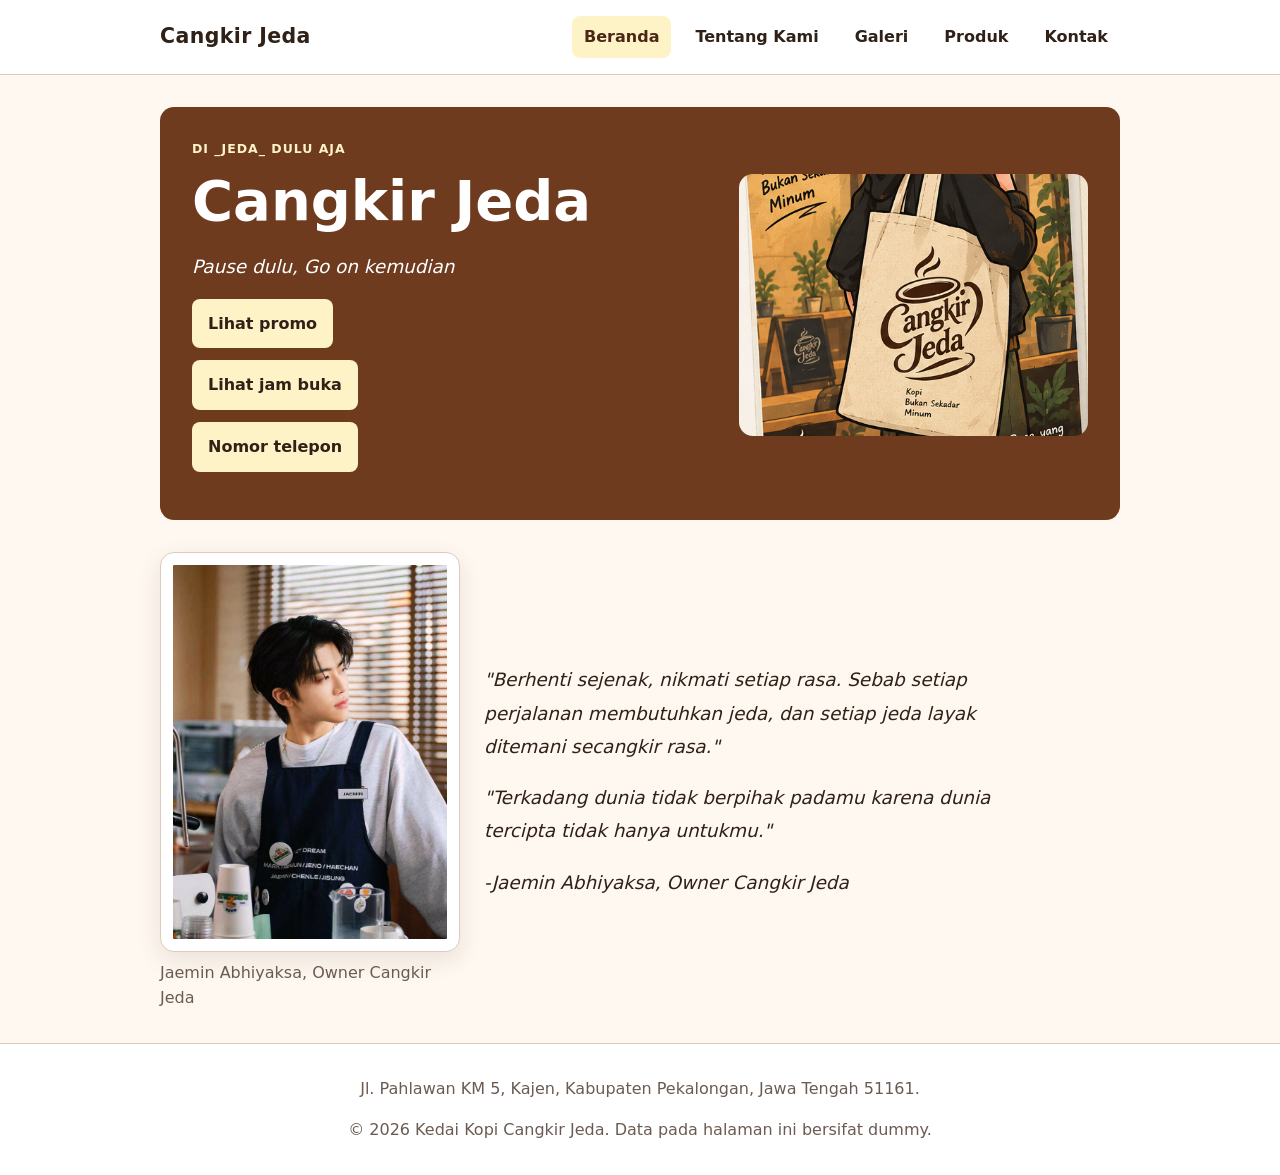
<file: index.html>
<!doctype html>
<html lang="id">
  <head>
    <meta charset="utf-8" />
    <meta name="viewport" content="width=device-width, initial-scale=1" />
    <title>Cangkir Jeda - Website UMKM</title>
    <link rel="stylesheet" href="css/style.css" />
    <script src="js/app.js" defer></script>
  </head>
  <body>
    <a class="skip-link" href="#konten">Lewati ke konten utama</a>
    <header class="site-header">
      <nav class="nav" aria-label="Navigasi utama">
        <a class="brand" href="index.html#profil">Cangkir Jeda</a>
        <ul>
          <li><a aria-current="page" href="index.html#profil">Beranda</a></li>
          <li><a href="tentang.html">Tentang Kami</a></li>
          <li><a href="galeri.html">Galeri</a></li>
          <li><a href="produk.html">Produk</a></li>
          <li><a href="kontak.html">Kontak</a></li>      
        </ul>
      </nav>
    </header>

    <main id="konten" class="page">
      <section id="profil" class="hero" aria-labelledby="hero-title">
        <div class="hero-content">
        <p class="eyebrow">DI _JEDA_ DULU AJA</p>
        <h1 id="hero-title">Cangkir Jeda</h1>
        <p></p>
        <p class="lead">Pause dulu, Go on kemudian</p>
        <p></p>
        <div class="hero-actions">
          <button id="promoButton" class="cta-button">
            Lihat promo
          </button>
          <button id="hoursCard" class="cta-button">Lihat jam buka</button>
          <button id="telephone" class="cta-button">Nomor telepon</button>
        </div>
        <p></p>
        </div>
        <img class="hero-image" src="assets/images/dekorasi awal 3.png" width="640" height="360" alt="" />
       </section>
    </main>

    <section class="owner-section" aria-label="Foto owner">
      <figure class="owner-figure">
        <img
          src="assets/images/owner.jpeg" width="640" height="360" loading="lazy" 
          alt="Pemilik kedai Cangkir Jeda"
          class="owner-photo"
        />
        <figcaption class="owner-caption">
          Jaemin Abhiyaksa, Owner Cangkir Jeda
        </figcaption>
      </figure>
      <blockquote class="owner-quote">
        <p>
          "Berhenti sejenak, nikmati setiap rasa. Sebab setiap perjalanan
          membutuhkan jeda, dan setiap jeda layak ditemani secangkir rasa."
        </p>
        <p>
          "Terkadang dunia tidak berpihak padamu karena dunia tercipta tidak
          hanya untukmu."
        </p>
        <p>-Jaemin Abhiyaksa, Owner Cangkir Jeda</p>
      </blockquote>
    </section>

    <footer class="site-footer">
      <p>Jl. Pahlawan KM 5, Kajen, Kabupaten Pekalongan, Jawa Tengah 51161.</p>
      <p>
        &copy; 2026 Kedai Kopi Cangkir Jeda. Data pada halaman ini bersifat
        dummy.
      </p>
    </footer>
    <script src="js/script.js"></script>
  </body>
</html>
</file>
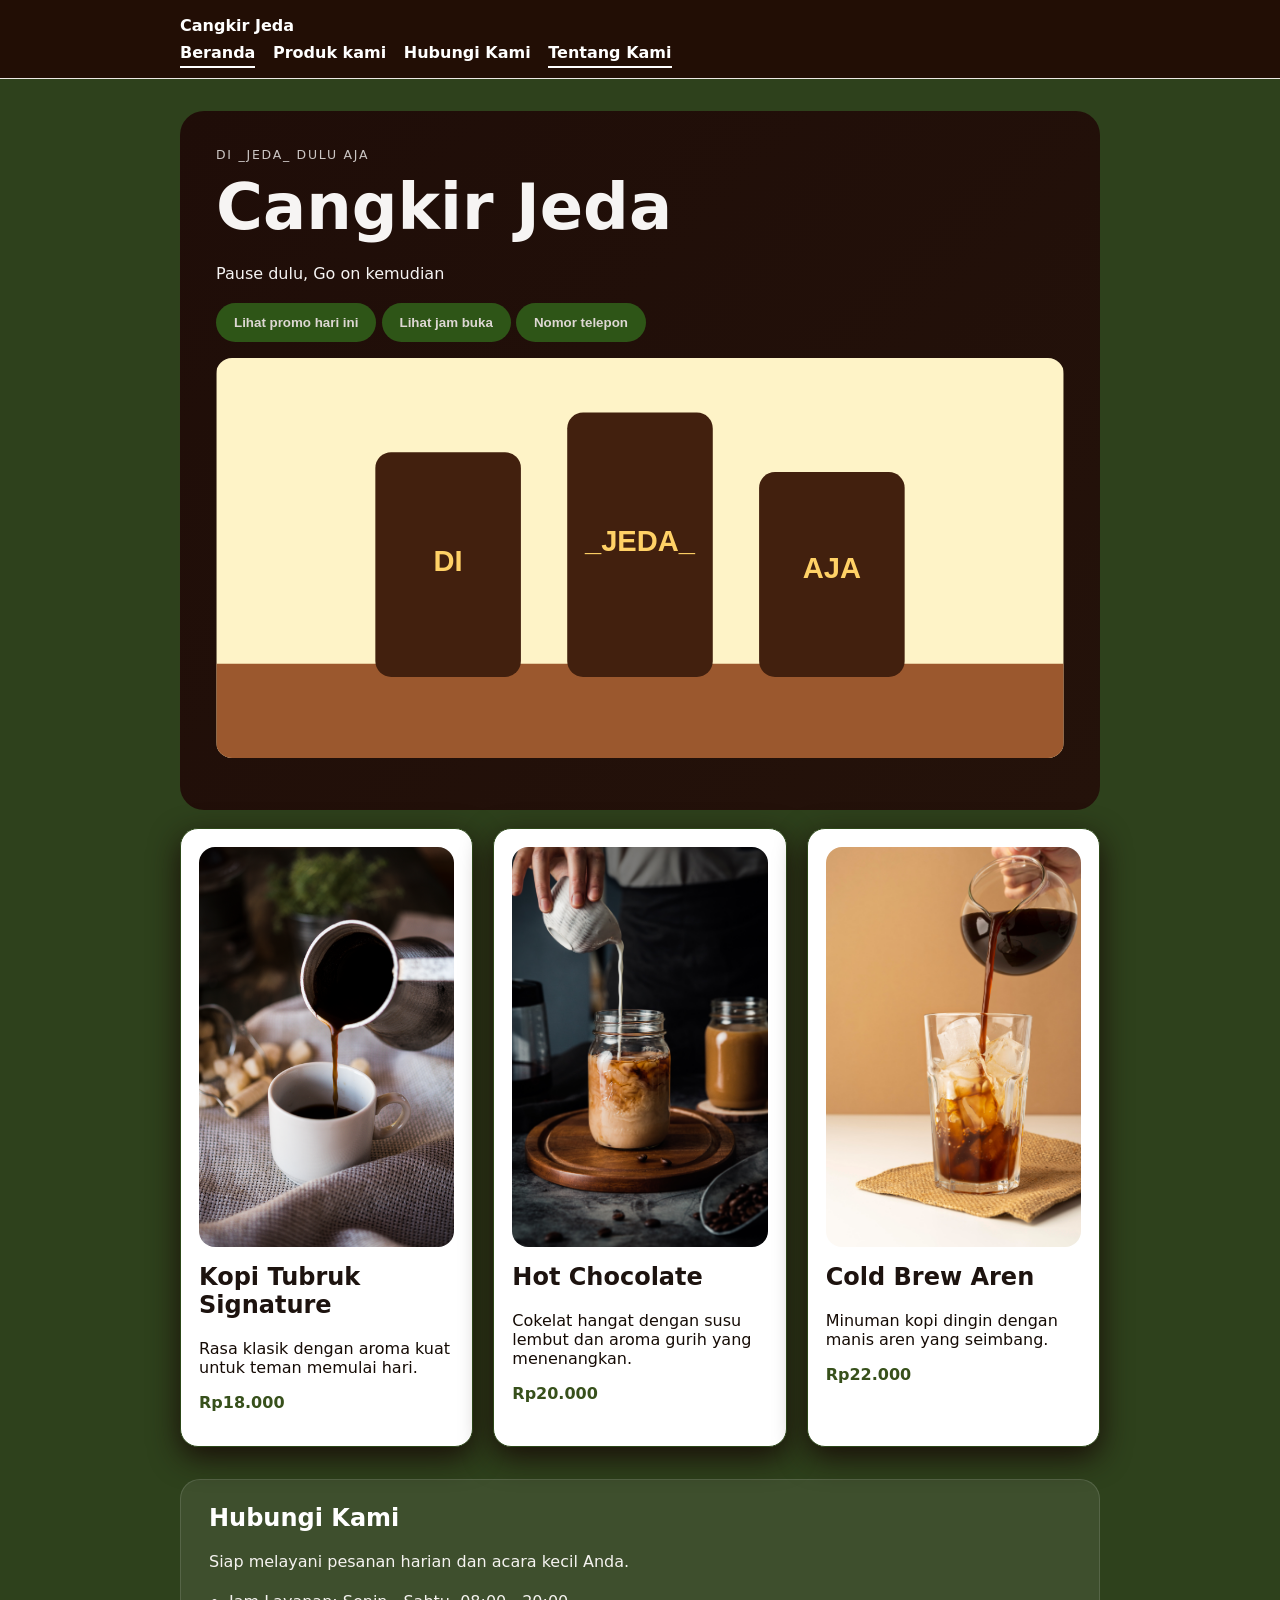
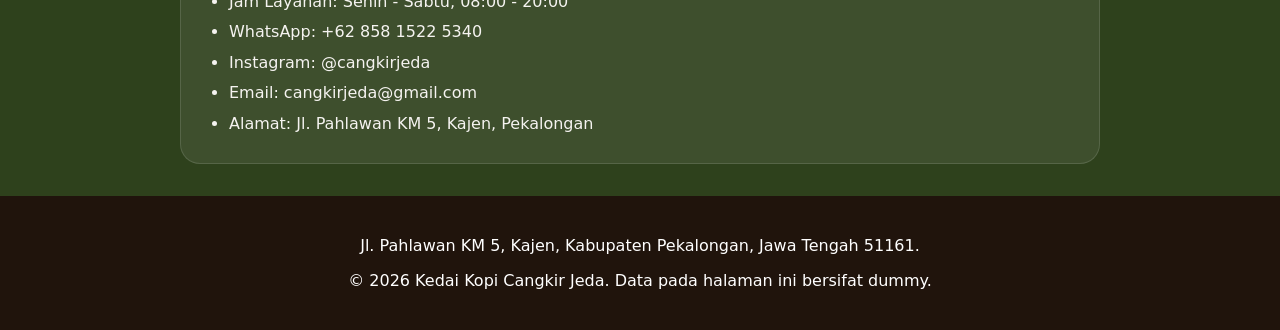
<file: website-umkm/index.html>
<!doctype html>
<html lang="id">
  <head>
    <meta charset="utf-8" />
    <meta name="viewport" content="width=device-width, initial-scale=1" />
    <title>Cangkir Jeda - Website UMKM</title>
    <link rel="stylesheet" href="css/style.css" />
  </head>
  <body>
    <a class="skip-link" href="#konten">Lewati ke konten utama</a>
    <header class="site-header">
      <nav class="nav" aria-label="Navigasi utama">
        <a class="brand" href="index.html#profil">Cangkir Jeda</a>
        <ul>
          <li><a aria-current="page" href="index.html#profil">Beranda</a></li>
          <li><a href="index.html#produk">Produk kami</a></li>
          <li><a href="index.html#kontak">Hubungi Kami</a></li>
          <li><a aria-current="page" href="tentang.html">Tentang Kami</a></li>
        </ul>
      </nav>
    </header>

    <main id="konten" class="page">
      <section id="profil" class="hero" aria-labelledby="hero-title">
        <p class="eyebrow">di _Jeda_ dulu aja</p>
        <h1 id="hero-title">Cangkir Jeda</h1>
        <p class="lead">Pause dulu, Go on kemudian</p>
        <button id="promoButton" class="cta-button">
          Lihat promo hari ini
        </button>
        <button id="hoursCard" class="cta-button">Lihat jam buka</button>
        <button id="telephone" class="cta-button">Nomor telepon</button>
        <p></p>
        <img
          src="assets/images/etalase-kopi.svg"
          alt="Etalase cangkir jeda berisi kemasan kopi lokal"
        />
      </section>

      <p></p>
      <div id="produk" class="product-list">
        <article class="product-card">
          <img
            src="assets/images/kopi tubruk signature.jpg"
            alt="Kopi Tubruk Signature Cangkir Jeda"
          />
          <h2>Kopi Tubruk Signature</h2>
          <p>Rasa klasik dengan aroma kuat untuk teman memulai hari.</p>
          <p class="price">Rp18.000</p>
        </article>
        <article class="product-card">
          <img
            src="assets/images/hot-chocolate-with-milk-glass-jars.jpg"
            alt="Hot chocolate Cangkir Jeda dalam gelas kaca"
          />
          <h2>Hot Chocolate</h2>
          <p>
            Cokelat hangat dengan susu lembut dan aroma gurih yang menenangkan.
          </p>
          <p class="price">Rp20.000</p>
        </article>
        <article class="product-card">
          <img
            src="assets/images/cold brew aren.jpg"
            alt="Cold Brew Aren Cangkir Jeda"
          />
          <h2>Cold Brew Aren</h2>
          <p>Minuman kopi dingin dengan manis aren yang seimbang.</p>
          <p class="price">Rp22.000</p>
        </article>
      </div>

      <section
        id="kontak"
        class="contact-section"
        aria-labelledby="kontak-title"
      >
        <h2 id="kontak-title">Hubungi Kami</h2>
        <p>Siap melayani pesanan harian dan acara kecil Anda.</p>
        <ul class="contact-list">
          <li>Jam Layanan: Senin - Sabtu, 08:00 - 20:00</li>
          <li>WhatsApp: +62 858 1522 5340</li>
          <li>Instagram: @cangkirjeda</li>
          <li>Email: cangkirjeda@gmail.com</li>
          <li>Alamat: Jl. Pahlawan KM 5, Kajen, Pekalongan</li>
        </ul>
      </section>
    </main>
    <footer class="site-footer">
      <p>Jl. Pahlawan KM 5, Kajen, Kabupaten Pekalongan, Jawa Tengah 51161.</p>
      <p>
        &copy; 2026 Kedai Kopi Cangkir Jeda. Data pada halaman ini bersifat
        dummy.
      </p>
    </footer>
    <script src="js/script.js"></script>
  </body>
</html>
</file>
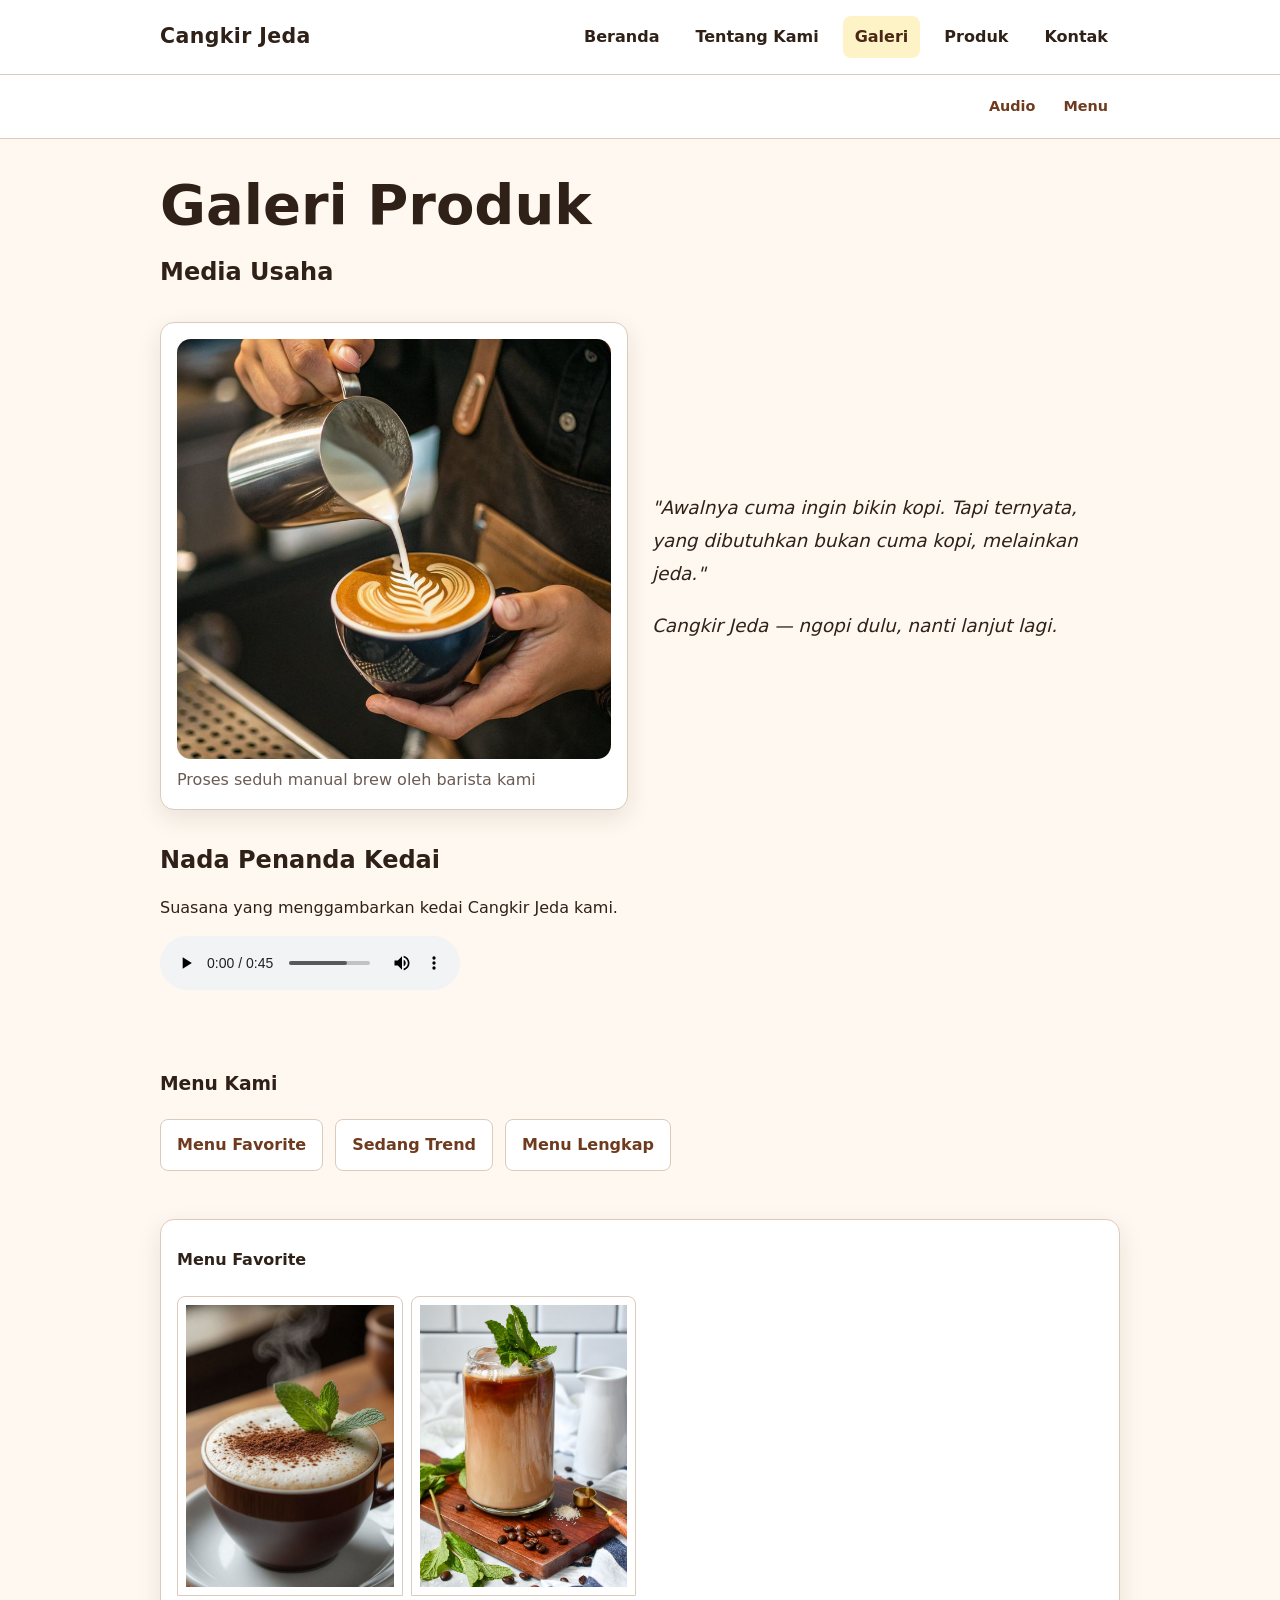
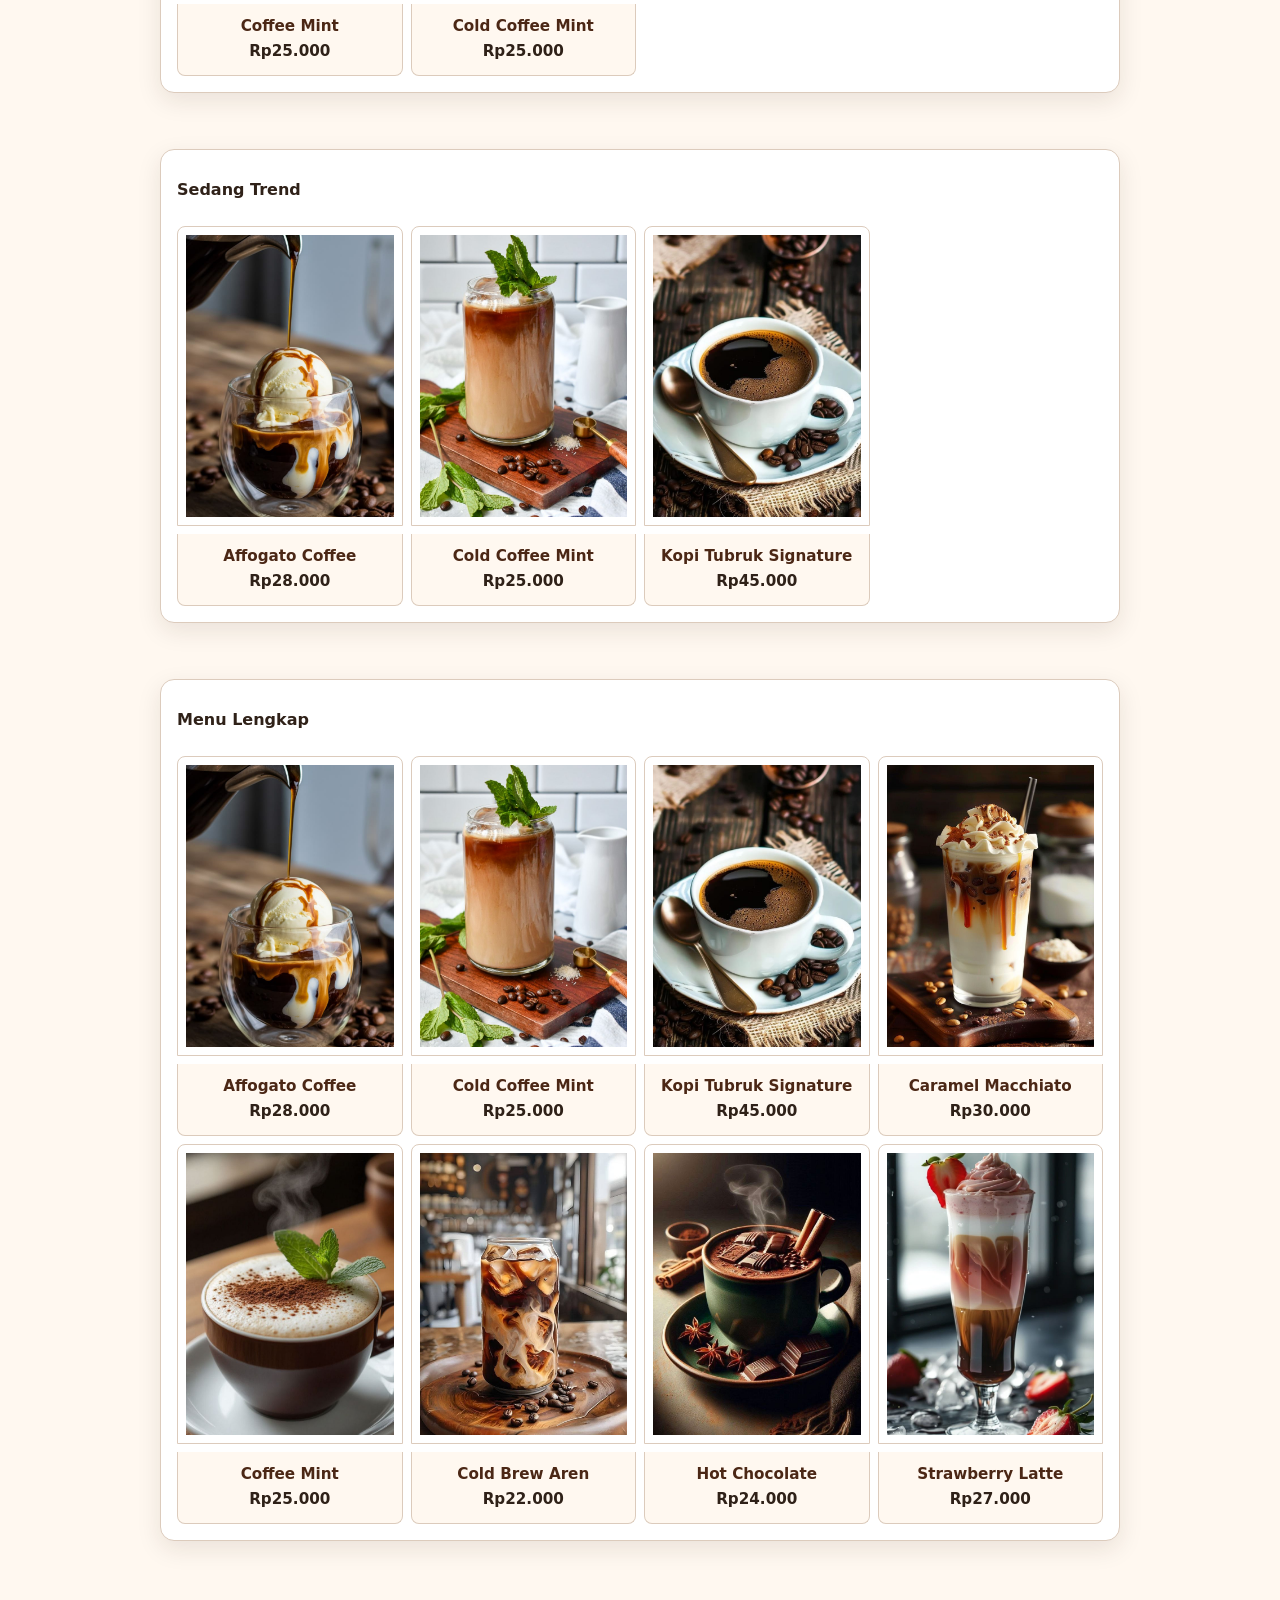
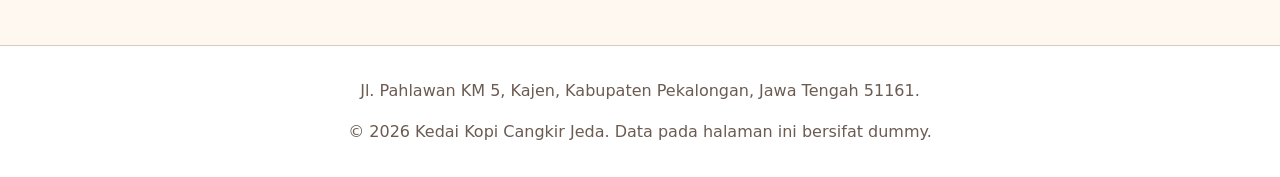
<file: galeri.html>
<!doctype html>
<html lang="id">
  <head>
    <meta charset="utf-8" />
    <meta name="viewport" content="width=device-width, initial-scale=1" />
    <title>Produk Cangkir Jeda - Website UMKM</title>
    <link rel="stylesheet" href="css/style.css" />
    <script src="js/app.js" defer></script>
  </head>
  <body>
    <a class="skip-link" href="#konten">Lewati ke konten utama</a>
    <div class="sticky-navigation">
      <header class="site-header">
        <nav class="nav" aria-label="Navigasi utama">
          <a class="brand" href="index.html#profil">Cangkir Jeda</a>
          <ul>
            <li><a href="index.html#profil">Beranda</a></li>
            <li><a href="tentang.html">Tentang Kami</a></li>
            <li><a aria-current="page" href="galeri.html">Galeri</a></li>
            <li><a href="produk.html">Produk</a></li>
            <li><a href="kontak.html">Kontak</a></li>
          </ul>
        </nav>
      </header>
      <nav class="subnav" aria-label="Navigasi halaman Galeri">
        <a href="galeri.html#audio-title">Audio</a>
        <a href="galeri.html#menu">Menu</a>
      </nav>
    </div>
    <main id="konten" class="page">
      <h1>Galeri Produk</h1>
      <section aria-labelledby="media-title">
        <h2 id="media-title">Media Usaha</h2>
        <div class="media-feature">
          <figure class="media-card">
            <img
              src="assets/images/proses-seduh.jpeg" width="640" height="360" loading="lazy"
              alt="Barista membuat art kopi latte"
            />
            <figcaption class="media-caption">
              Proses seduh manual brew oleh barista kami
            </figcaption>
          </figure>
          <blockquote class="owner-quote">
            <p>
              "Awalnya cuma ingin bikin kopi. Tapi ternyata, yang dibutuhkan
              bukan cuma kopi, melainkan jeda."
            </p>
            <p>Cangkir Jeda — ngopi dulu, nanti lanjut lagi.</p>
          </blockquote>
        </div>
      </section>

      <p></p>
      <section aria-labelledby="audio-title">
        <h2 id="audio-title">Nada Penanda Kedai</h2>
        <p id="audio-note">
          Suasana yang menggambarkan kedai Cangkir Jeda kami.
        </p>
        <audio
          controls
          aria-describedby="audio-note"
          src="assets/audio/jonasblakewood-audio.mp3"
        >
          Browser Anda tidak mendukung pemutar audio.
        </audio>
      </section>

      <section id="menu" class="menu-section" aria-labelledby="menu-title">
        <h3 id="menu-title">Menu Kami</h3>

        <nav class="menu-nav" aria-label="Menu Kami">
          <a href="#favorite">Menu Favorite</a>
          <a href="#trend">Sedang Trend</a>
          <a href="#complete">Menu Lengkap</a>
        </nav>

        <div class="menu-grid">
          <article id="favorite" class="product-card">
            <p>Menu Favorite</p>
            <div class="menu-card-photo-grid">
              <figure>
                <img src="assets/images/coffe mint.jpeg" width="640" height="360" loading="lazy" alt="coffe mint" />
                <figcaption>
                  <span class="menu-name">Coffee Mint</span>
                  <span class="price">Rp25.000</span>
                </figcaption>
              </figure>
              <figure>
                <img
                  src="assets/images/cold coffe mint.jpeg" width="640" height="360" loading="lazy"
                  alt="cold coffe mint"
                />
                <figcaption>
                  <span class="menu-name">Cold Coffee Mint</span>
                  <span class="price">Rp25.000</span>
                </figcaption>
              </figure>
            </div>
          </article>

          <article id="trend" class="product-card">
            <p>Sedang Trend</p>
            <div class="menu-card-photo-grid">
              <figure>
                <img
                  src="assets/images/affogatto coffe.jpeg" width="640" height="360" loading="lazy"
                  alt="Affogato Coffee"
                />
                <figcaption>
                  <span class="menu-name">Affogato Coffee</span>
                  <span class="price">Rp28.000</span>
                </figcaption>
              </figure>
              <figure>
                <img
                  src="assets/images/cold coffe mint.jpeg" width="640" height="360" loading="lazy"
                  alt="Cold Coffee Mint"
                />
                <figcaption>
                  <span class="menu-name">Cold Coffee Mint</span>
                  <span class="price">Rp25.000</span>
                </figcaption>
              </figure>
              <figure>
                <img
                  src="assets/images/tubruk signature.jpeg" width="640" height="360" loading="lazy"
                  alt="Kopi Tubruk Signature"
                />
                <figcaption>
                  <span class="menu-name">Kopi Tubruk Signature</span>
                  <span class="price">Rp45.000</span>
                </figcaption>
              </figure>
            </div>
          </article>

          <article id="complete" class="product-card">
            <p>Menu Lengkap</p>
            <div class="menu-card-photo-grid">
              <figure>
                <img
                  src="assets/images/affogatto coffe.jpeg" width="640" height="360" loading="lazy"
                  alt="Affogato Coffee"
                />
                <figcaption>
                  <span class="menu-name">Affogato Coffee</span>
                  <span class="price">Rp28.000</span>
                </figcaption>
              </figure>
              <figure>
                <img
                  src="assets/images/cold coffe mint.jpeg" width="640" height="360" loading="lazy"
                  alt="Cold Coffee Mint"
                />
                <figcaption>
                  <span class="menu-name">Cold Coffee Mint</span>
                  <span class="price">Rp25.000</span>
                </figcaption>
              </figure>
              <figure>
                <img
                  src="assets/images/tubruk signature.jpeg" width="640" height="360" loading="lazy"
                  alt="Kopi Tubruk Signature"
                />
                <figcaption>
                  <span class="menu-name">Kopi Tubruk Signature</span>
                  <span class="price">Rp45.000</span>
                </figcaption>
              </figure>
              <figure>
                <img
                  src="assets/images/caramel machiato.jpeg" width="640" height="360" loading="lazy"
                  alt="Caramel Macchiato"
                />
                <figcaption>
                  <span class="menu-name">Caramel Macchiato</span>
                  <span class="price">Rp30.000</span>
                </figcaption>
              </figure>
              <figure>
                <img src="assets/images/coffe mint.jpeg" width="640" height="360" loading="lazy" alt="Coffee Mint" />
                <figcaption>
                  <span class="menu-name">Coffee Mint</span>
                  <span class="price">Rp25.000</span>
                </figcaption>
              </figure>
              <figure>
                <img
                  src="assets/images/cold brew aren.jpeg" width="640" height="360" loading="lazy"
                  alt="Cold Brew Aren"
                />
                <figcaption>
                  <span class="menu-name">Cold Brew Aren</span>
                  <span class="price">Rp22.000</span>
                </figcaption>
              </figure>
              <figure>
                <img
                  src="assets/images/hot chocolate.jpeg" width="640" height="360" loading="lazy"
                  alt="Hot Chocolate"
                />
                <figcaption>
                  <span class="menu-name">Hot Chocolate</span>
                  <span class="price">Rp24.000</span>
                </figcaption>
              </figure>
              <figure>
                <img
                  src="assets/images/srawberry latte.jpeg" width="640" height="360" loading="lazy"
                  alt="Strawberry Latte"
                />
                <figcaption>
                  <span class="menu-name">Strawberry Latte</span>
                  <span class="price">Rp27.000</span>
                </figcaption>
              </figure>
            </div>
          </article>
        </div>
      </section>
    </main>
    <footer class="site-footer">
      <p>Jl. Pahlawan KM 5, Kajen, Kabupaten Pekalongan, Jawa Tengah 51161.</p>
      <p>
        &copy; 2026 Kedai Kopi Cangkir Jeda. Data pada halaman ini bersifat
        dummy.
      </p>
    </footer>
    <script src="js/script.js"></script>
  </body>
</html>
</file>
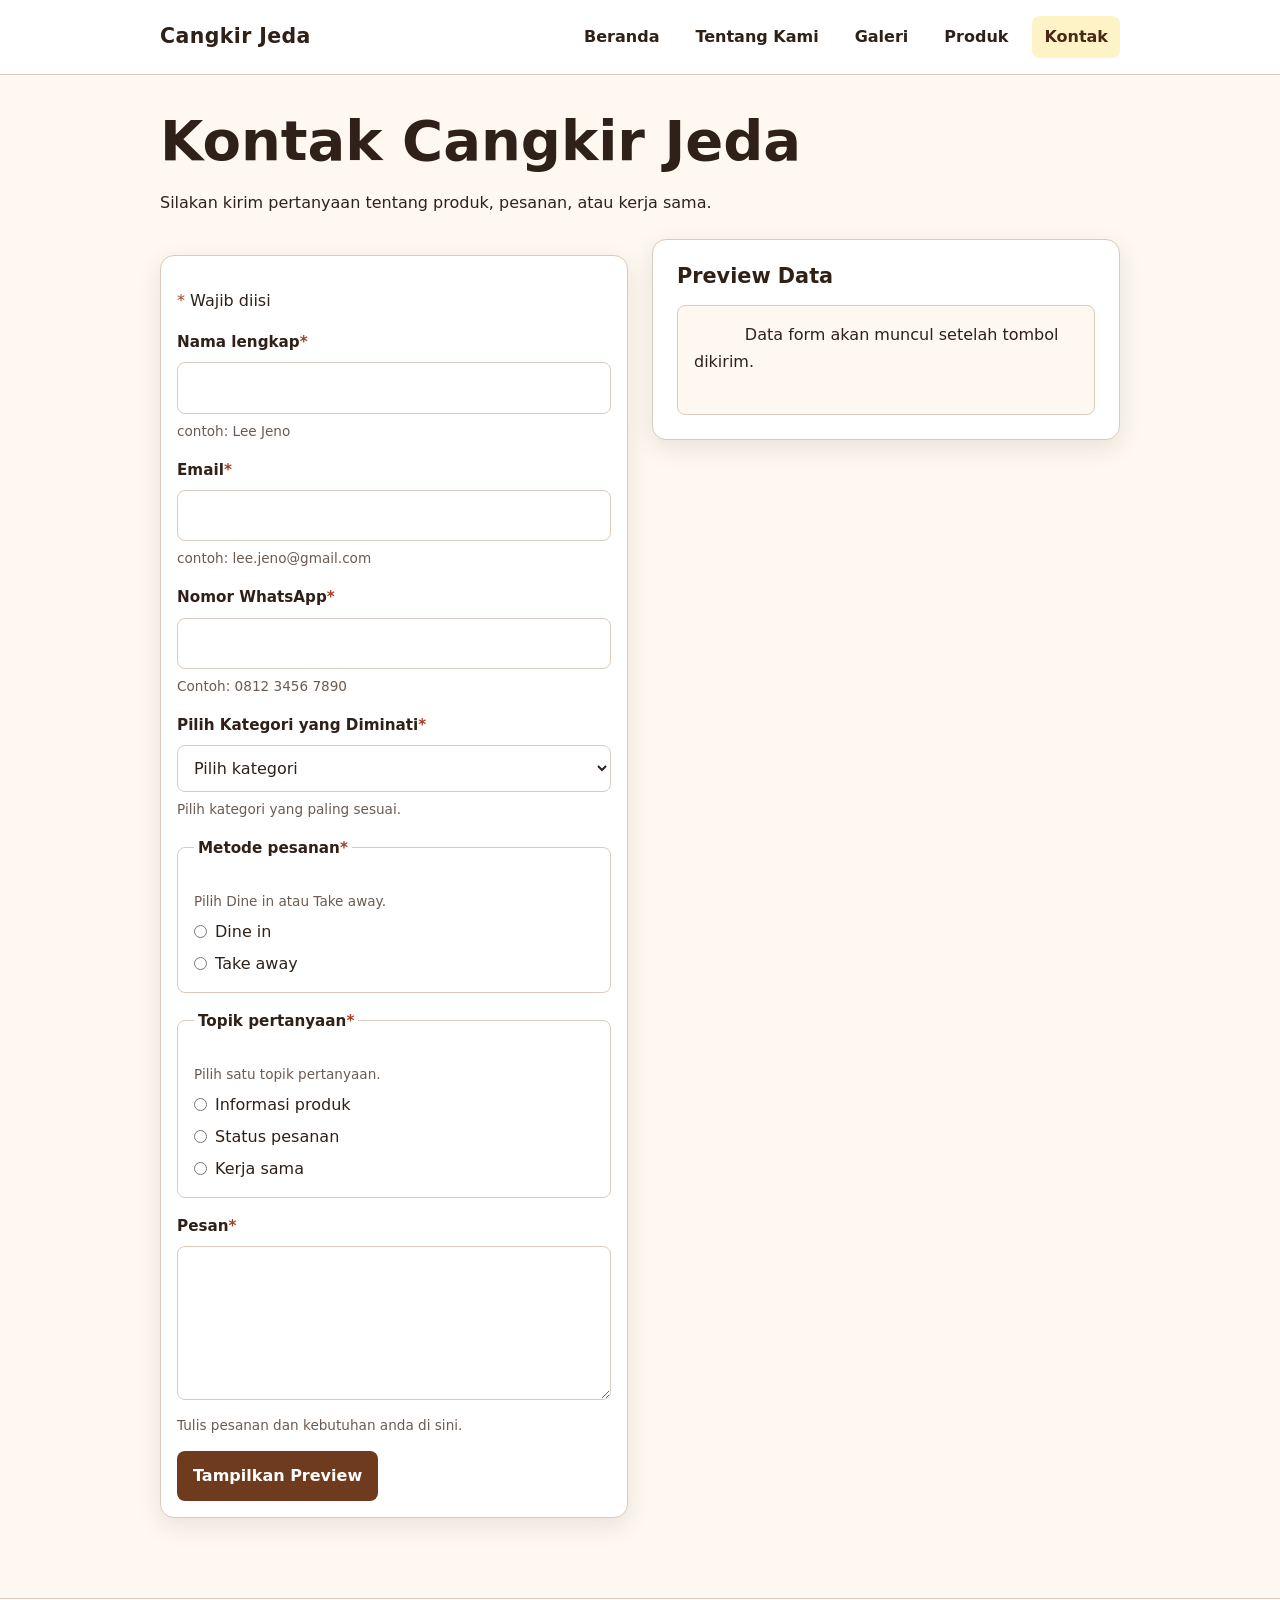
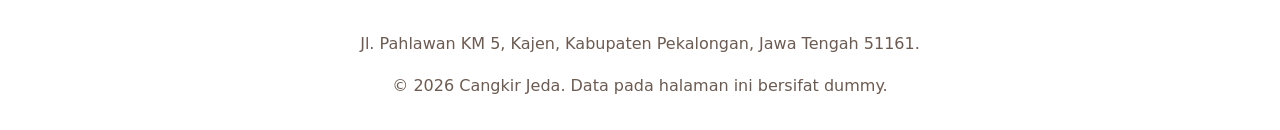
<file: kontak.html>
<!doctype html>
<html lang="id">
  <head>
    <meta charset="utf-8" />
    <meta name="viewport" content="width=device-width, initial-scale=1" />
    <title>Kontak Cangkir Jeda - Website UMKM</title>
    <link rel="stylesheet" href="css/style.css" />
    <script src="js/form.js" defer></script>
    <script src="js/app.js" defer></script>
  </head>
  <body>
    <a class="skip-link" href="#konten">Lewati ke konten utama</a>
    <header class="site-header">
      <nav class="nav" aria-label="Navigasi utama">
        <a class="brand" href="index.html#profil">Cangkir Jeda</a>
        <ul>
          <li><a href="index.html#profil">Beranda</a></li>
          <li><a href="tentang.html">Tentang Kami</a></li>
          <li><a href="galeri.html">Galeri</a></li>
          <li><a href="produk.html">Produk</a></li>
          <li><a aria-current="page" href="kontak.html">Kontak</a></li>
        </ul>
      </nav>
    </header>
    <main id="konten" class="page">
      <h1>Kontak Cangkir Jeda</h1>
      <p>Silakan kirim pertanyaan tentang produk, pesanan, atau kerja sama.</p>
      <div class="contact-grid">
        <form id="form-kontak" class="contact-form" action="#" method="post">
          <p class="required-note">
            <span class="required-mark" aria-hidden="true">*</span> Wajib diisi
          </p>
          <div class="field">
            <label for="nama"
              >Nama lengkap<span class="required-mark" aria-hidden="true"
                >*</span
              ></label
            >
            <input
              id="nama"
              name="nama"
              type="text"
              autocomplete="name"
              required
              minlength="3"
              aria-describedby="nama-help"
            />
            <p class="field-hint" id="nama-help">contoh: Lee Jeno</p>
          </div>

          <div class="field">
            <label for="email"
              >Email<span class="required-mark" aria-hidden="true"
                >*</span
              ></label
            >
            <input
              id="email"
              name="email"
              type="email"
              autocomplete="email"
              required
              aria-describedby="email-help"
            />
            <p class="field-hint" id="email-help">contoh: lee.jeno@gmail.com</p>
          </div>

          <div class="field">
            <label for="Whatsapp"
              >Nomor WhatsApp<span class="required-mark" aria-hidden="true"
                >*</span
              ></label
            >
            <input
              id="Whatsapp"
              name="Whatsapp"
              type="tel"
              autocomplete="tel"
              required
              aria-describedby="Whatsapp-help"
            />
            <p class="field-hint" id="Whatsapp-help">Contoh: 0812 3456 7890</p>
          </div>

          <div class="field">
            <label for="kategori"
              >Pilih Kategori yang Diminati<span
                class="required-mark"
                aria-hidden="true"
                >*</span
              ></label
            >
            <select
              id="kategori"
              name="kategori"
              required
              aria-describedby="kategori-help"
            >
              <option value="">Pilih kategori</option>
              <option value="cold">Cold</option>
              <option value="coffee">Coffee</option>
              <option value="chocolate">Chocolate</option>
              <option value="latte">Latte</option>
            </select>
            <p class="field-hint" id="kategori-help">
              Pilih kategori yang paling sesuai.
            </p>
          </div>

          <fieldset aria-describedby="metode-pesanan-help">
            <legend>
              Metode pesanan<span class="required-mark" aria-hidden="true"
                >*</span
              >
            </legend>
            <p class="field-hint" id="metode-pesanan-help">
              Pilih Dine in atau Take away.
            </p>
            <label for="metode-dine-in"
              ><input
                id="metode-dine-in"
                type="radio"
                name="metode_pesanan"
                value="Dine in"
                required
              />
              Dine in</label
            >
            <label for="metode-take-away"
              ><input
                id="metode-take-away"
                type="radio"
                name="metode_pesanan"
                value="Take away"
              />
              Take away</label
            >
          </fieldset>

          <fieldset aria-describedby="topik-help">
            <legend>
              Topik pertanyaan<span class="required-mark" aria-hidden="true"
                >*</span
              >
            </legend>
            <p class="field-hint" id="topik-help">
              Pilih satu topik pertanyaan.
            </p>
            <label for="topik-produk"
              ><input
                id="topik-produk"
                type="radio"
                name="topik"
                value="produk"
                required
              />
              Informasi produk</label
            >
            <label for="topik-pesanan"
              ><input
                id="topik-pesanan"
                type="radio"
                name="topik"
                value="pesanan"
              />
              Status pesanan</label
            >
            <label for="topik-kerja-sama"
              ><input
                id="topik-kerja-sama"
                type="radio"
                name="topik"
                value="kerja-sama"
              />
              Kerja sama</label
            >
          </fieldset>

          <div class="field">
            <label for="pesan"
              >Pesan<span class="required-mark" aria-hidden="true"
                >*</span
              ></label
            >
            <textarea
              id="pesan"
              name="pesan"
              rows="5"
              required
              minlength="10"
              aria-describedby="pesan-help"
            ></textarea>
            <p class="field-hint" id="pesan-help">
              Tulis pesanan dan kebutuhan anda di sini.
            </p>
          </div>

          <button type="submit">Tampilkan Preview</button>
        </form>

        <section class="contact-preview" aria-labelledby="preview-title">
          <h2 id="preview-title">Preview Data</h2>
          <pre id="preview-form" aria-live="polite">
          Data form akan muncul setelah tombol dikirim.</pre
          >
        </section>
      </div>
    </main>
    <footer class="site-footer">
      <p>Jl. Pahlawan KM 5, Kajen, Kabupaten Pekalongan, Jawa Tengah 51161.</p>
      <p>&copy; 2026 Cangkir Jeda. Data pada halaman ini bersifat dummy.</p>
    </footer>
  </body>
</html>
</file>
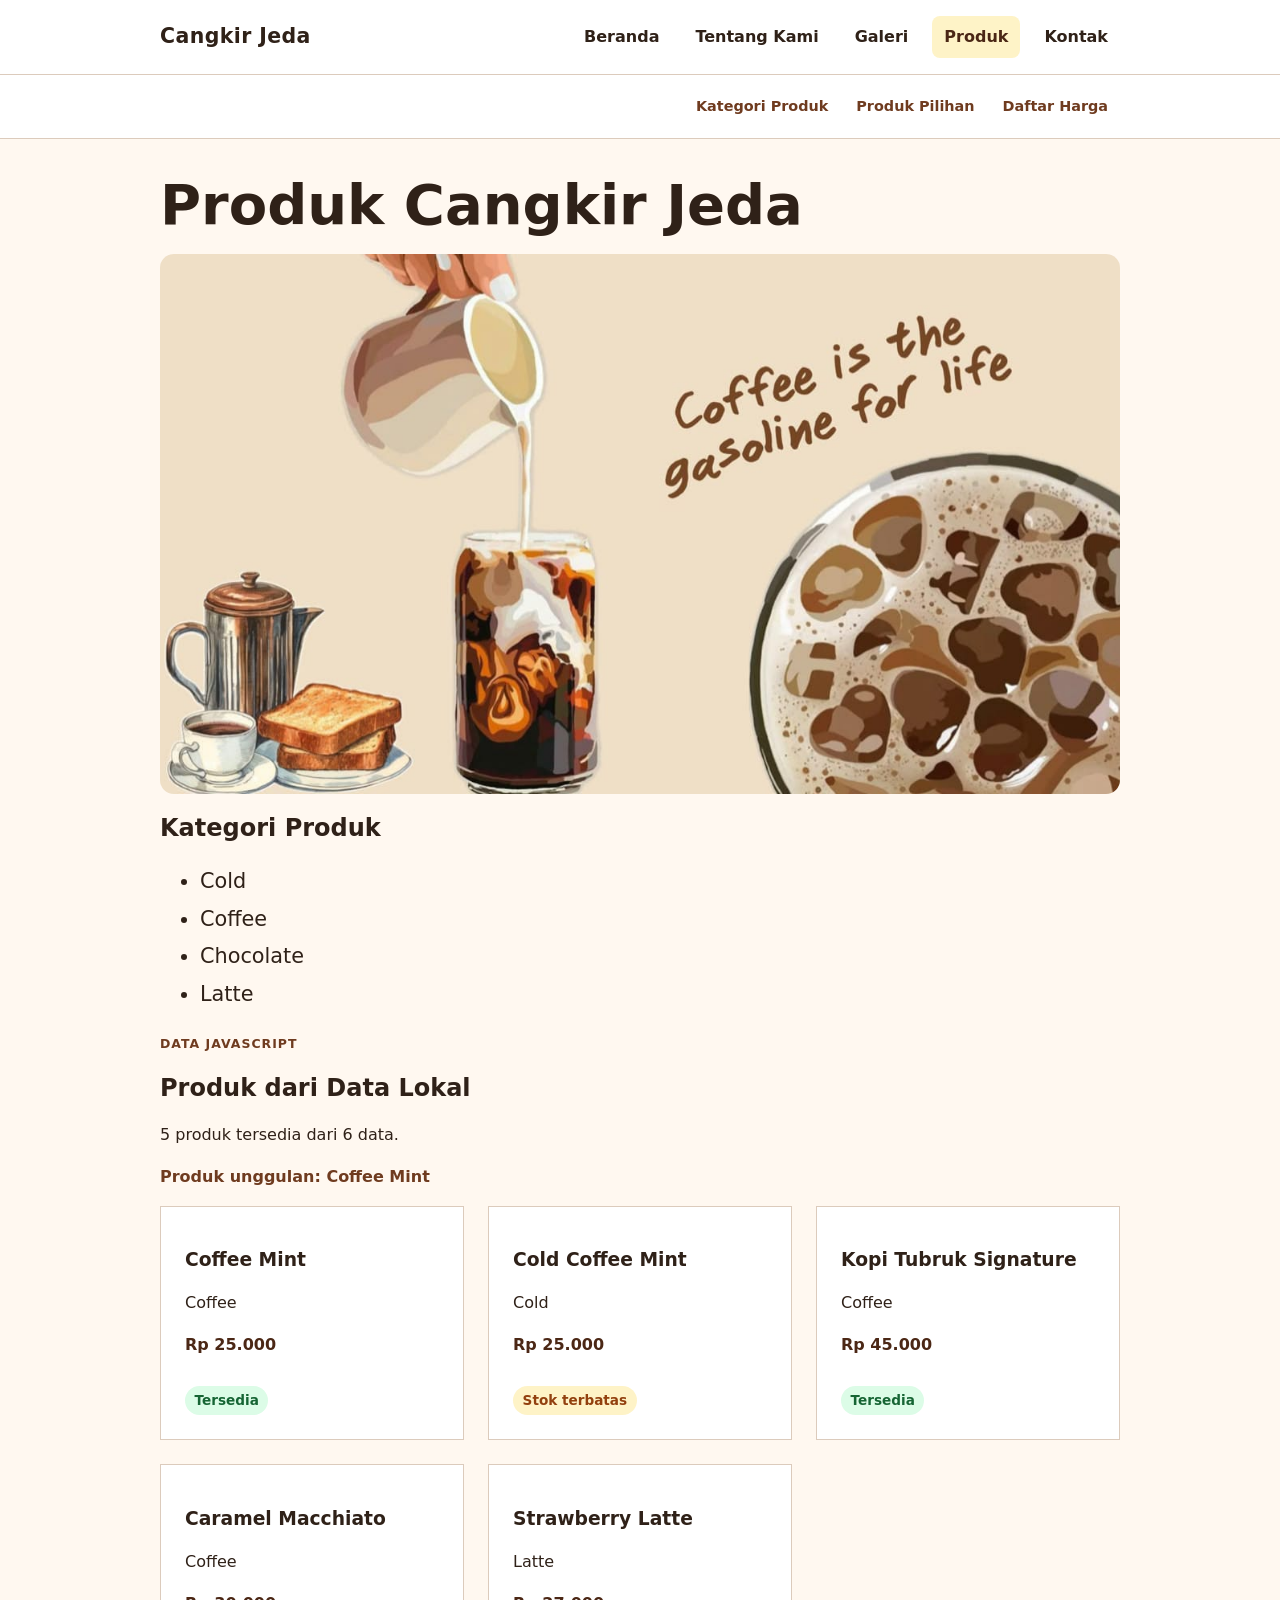
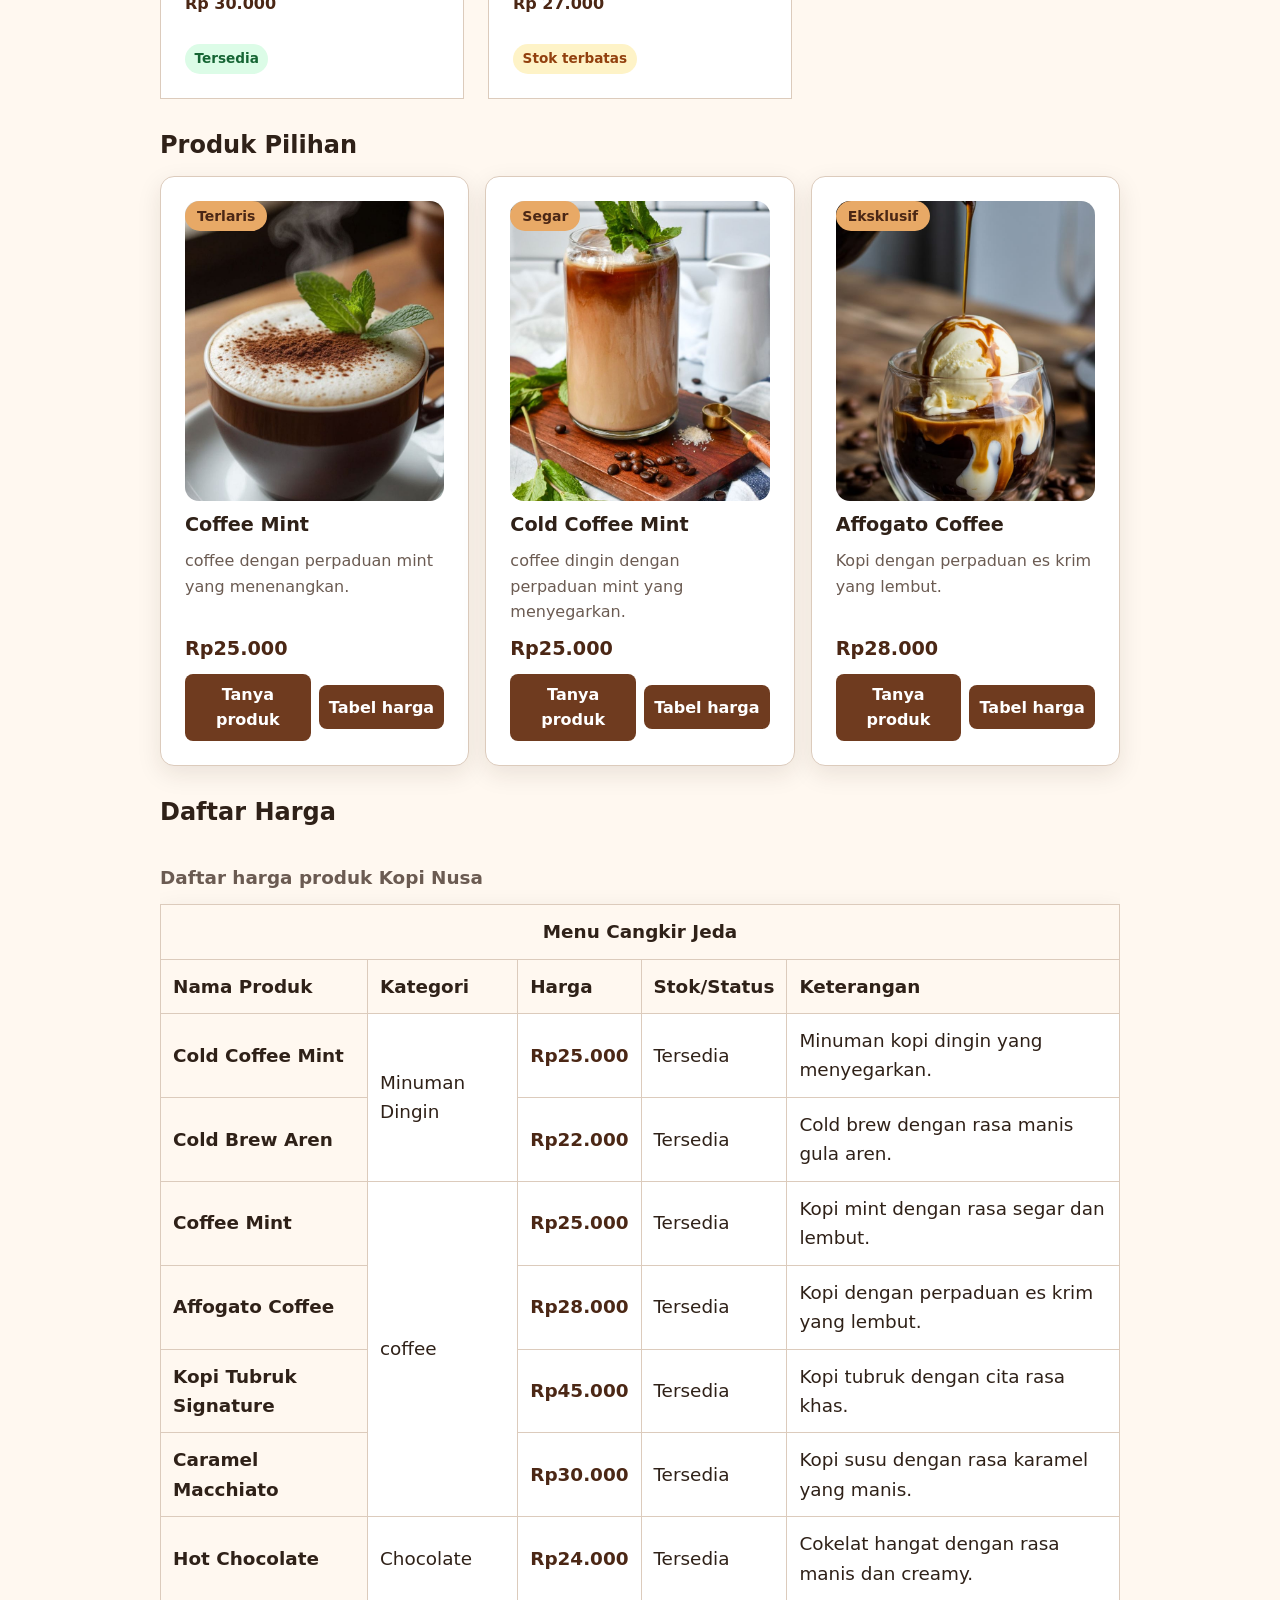
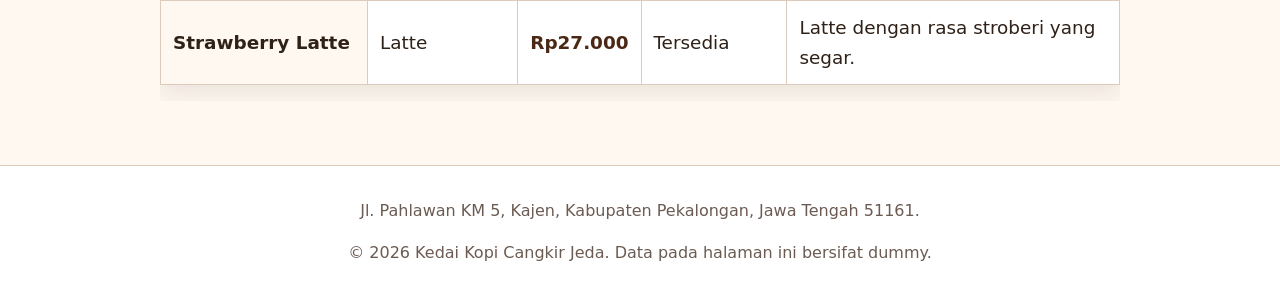
<file: produk.html>
<!doctype html>
<html lang="id">
  <head>
    <meta charset="utf-8" />
    <meta name="viewport" content="width=device-width, initial-scale=1" />
    <title>Produk Cangkir Jeda - Website UMKM</title>
    <link rel="stylesheet" href="css/style.css" />
    <script src="js/app.js" defer></script>
  </head>
  <body>
    <a class="skip-link" href="#konten">Lewati ke konten utama</a>
    <div class="sticky-navigation">
      <header class="site-header">
        <nav class="nav" aria-label="Navigasi utama">
          <a class="brand" href="index.html#profil">Cangkir Jeda</a>
          <ul>
            <li><a href="index.html#profil">Beranda</a></li>
            <li><a href="tentang.html">Tentang Kami</a></li>
            <li><a href="galeri.html">Galeri</a></li>
            <li><a aria-current="page" href="produk.html">Produk</a></li>
            <li><a href="kontak.html">Kontak</a></li>
          </ul>
        </nav>
      </header>
      <nav class="subnav" aria-label="Navigasi halaman Produk">
        <a href="produk.html#kategori-title">Kategori Produk</a>
        <a href="produk.html#produk-pilihan-title">Produk Pilihan</a>
        <a href="produk.html#harga-title">Daftar Harga</a>
      </nav>
    </div>
    <main id="konten" class="page">
      <h1>Produk Cangkir Jeda</h1>
      <p></p>
      <img src="assets/images/dekorasi tiga.jpeg" width="640" height="360" loading="lazy" alt="" />
      <section aria-labelledby="kategori-title">
        <h2 id="kategori-title">Kategori Produk</h2>
        <ul>
          <li>Cold</li>
          <li>Coffee</li>
          <li>Chocolate</li>
          <li>Latte</li>
        </ul>
      </section>
      <section class="section" aria-labelledby="produk-dinamis-title">
        <div class="section-header">
          <p class="eyebrow">Data JavaScript</p>
          <h2 id="produk-dinamis-title">Produk dari Data Lokal</h2>
          <p id="produk-ringkasan">Data produk akan dimuat melalui JavaScript.</p>
          <p id="produk-unggulan">Produk unggulan akan ditentukan melalui JavaScript.</p>
        </div>
        <div id="produk-dinamis" class="js-product-grid"></div>
      </section>
      <section
        class="product-selection"
        aria-labelledby="produk-pilihan-title"
      >
        <h2 id="produk-pilihan-title">Produk Pilihan</h2>
        <div class="product-grid">
          <article class="product-card">
            <span class="product-badge">Terlaris</span>
            <img src="assets/images/coffe mint.jpeg" width="640" height="360" loading="lazy" alt="coffe mint" />
            <h3>Coffee Mint</h3>
            <p>coffee dengan perpaduan mint yang menenangkan.</p>
            <p class="price">Rp25.000</p>
            <div class="card-actions">
              <a class="button" href="kontak.html">Tanya produk</a>
              <a class="button" href="#harga-title">Tabel harga</a>
            </div>
          </article>

          <article class="product-card">
            <span class="product-badge">Segar</span>
            <img src="assets/images/cold coffe mint.jpeg" width="640" height="360" loading="lazy" alt="cold coffe mint"/>
            <h3>Cold Coffee Mint</h3>
            <p>coffee dingin dengan perpaduan mint yang menyegarkan.</p>
            <p class="price">Rp25.000</p>
            <div class="card-actions">
              <a class="button" href="kontak.html">Tanya produk</a>
              <a class="button" href="#harga-title">Tabel harga</a>
            </div>
          </article>

          <article class="product-card">
            <span class="product-badge">Eksklusif</span>
            <img
              src="assets/images/affogatto coffe.jpeg"
              width="640" height="360" loading="lazy"
              alt="Affogato Coffee"
            />
            <h3>Affogato Coffee</h3>
            <p>Kopi dengan perpaduan es krim yang lembut.</p>
            <p class="price">Rp28.000</p>
            <div class="card-actions">
              <a class="button" href="kontak.html">Tanya produk</a>
              <a class="button" href="#harga-title">Tabel harga</a>
            </div>
          </article>
        </div>
      </section>
      <section aria-labelledby="harga-title">
        <h2 id="harga-title">Daftar Harga</h2>
        <div class="table-scroll" role="region" aria-labelledby="daftar-harga-caption" tabindex="0">
          <table>
            <caption id="daftar-harga-caption">Daftar harga produk Kopi Nusa</caption>
            <thead>
              <tr>
                <th colspan="5" scope="colgroup">Menu Cangkir Jeda</th>
              </tr>
              <tr>
                <th scope="col">Nama Produk</th>
                <th scope="col">Kategori</th>
                <th scope="col">Harga</th>
                <th scope="col">Stok/Status</th>
                <th scope="col">Keterangan</th>
              </tr>
            </thead>

          <tbody>
            <tr>
              <th scope="row">Cold Coffee Mint</th>
              <td rowspan="2">Minuman Dingin</td>
              <td class="price">Rp25.000</td>
              <td>Tersedia</td>
              <td>Minuman kopi dingin yang menyegarkan.</td>
            </tr>
            <tr>
              <th scope="row">Cold Brew Aren</th>
              <td class="price">Rp22.000</td>
              <td>Tersedia</td>
              <td>Cold brew dengan rasa manis gula aren.</td>
            </tr>
            <tr>
              <th scope="row">Coffee Mint</th>
              <td rowspan="4">coffee</td>
              <td class="price">Rp25.000</td>
              <td>Tersedia</td>
              <td>Kopi mint dengan rasa segar dan lembut.</td>
            </tr>
            <tr>
              <th scope="row">Affogato Coffee</th>
              <td class="price">Rp28.000</td>
              <td>Tersedia</td>
              <td>Kopi dengan perpaduan es krim yang lembut.</td>
            </tr>
            <tr>
              <th scope="row">Kopi Tubruk Signature</th>
              <td class="price">Rp45.000</td>
              <td>Tersedia</td>
              <td>Kopi tubruk dengan cita rasa khas.</td>
            </tr>
            <tr>
              <th scope="row">Caramel Macchiato</th>
              <td class="price">Rp30.000</td>
              <td>Tersedia</td>
              <td>Kopi susu dengan rasa karamel yang manis.</td>
            </tr>
            <tr>
              <th scope="row">Hot Chocolate</th>
              <td>Chocolate</td>
              <td class="price">Rp24.000</td>
              <td>Tersedia</td>
              <td>Cokelat hangat dengan rasa manis dan creamy.</td>
            </tr>
            <tr>
              <th scope="row">Strawberry Latte</th>
              <td>Latte</td>
              <td class="price">Rp27.000</td>
              <td>Tersedia</td>
              <td>Latte dengan rasa stroberi yang segar.</td>
            </tr>
          </tbody>
        </table>
        </div>
      </section>
    </main>
    <footer class="site-footer">
      <p>Jl. Pahlawan KM 5, Kajen, Kabupaten Pekalongan, Jawa Tengah 51161.</p>
      <p>
        &copy; 2026 Kedai Kopi Cangkir Jeda. Data pada halaman ini bersifat
        dummy.
      </p>
    </footer>
    <script src="js/script.js"></script>
  </body>
</html>
</file>
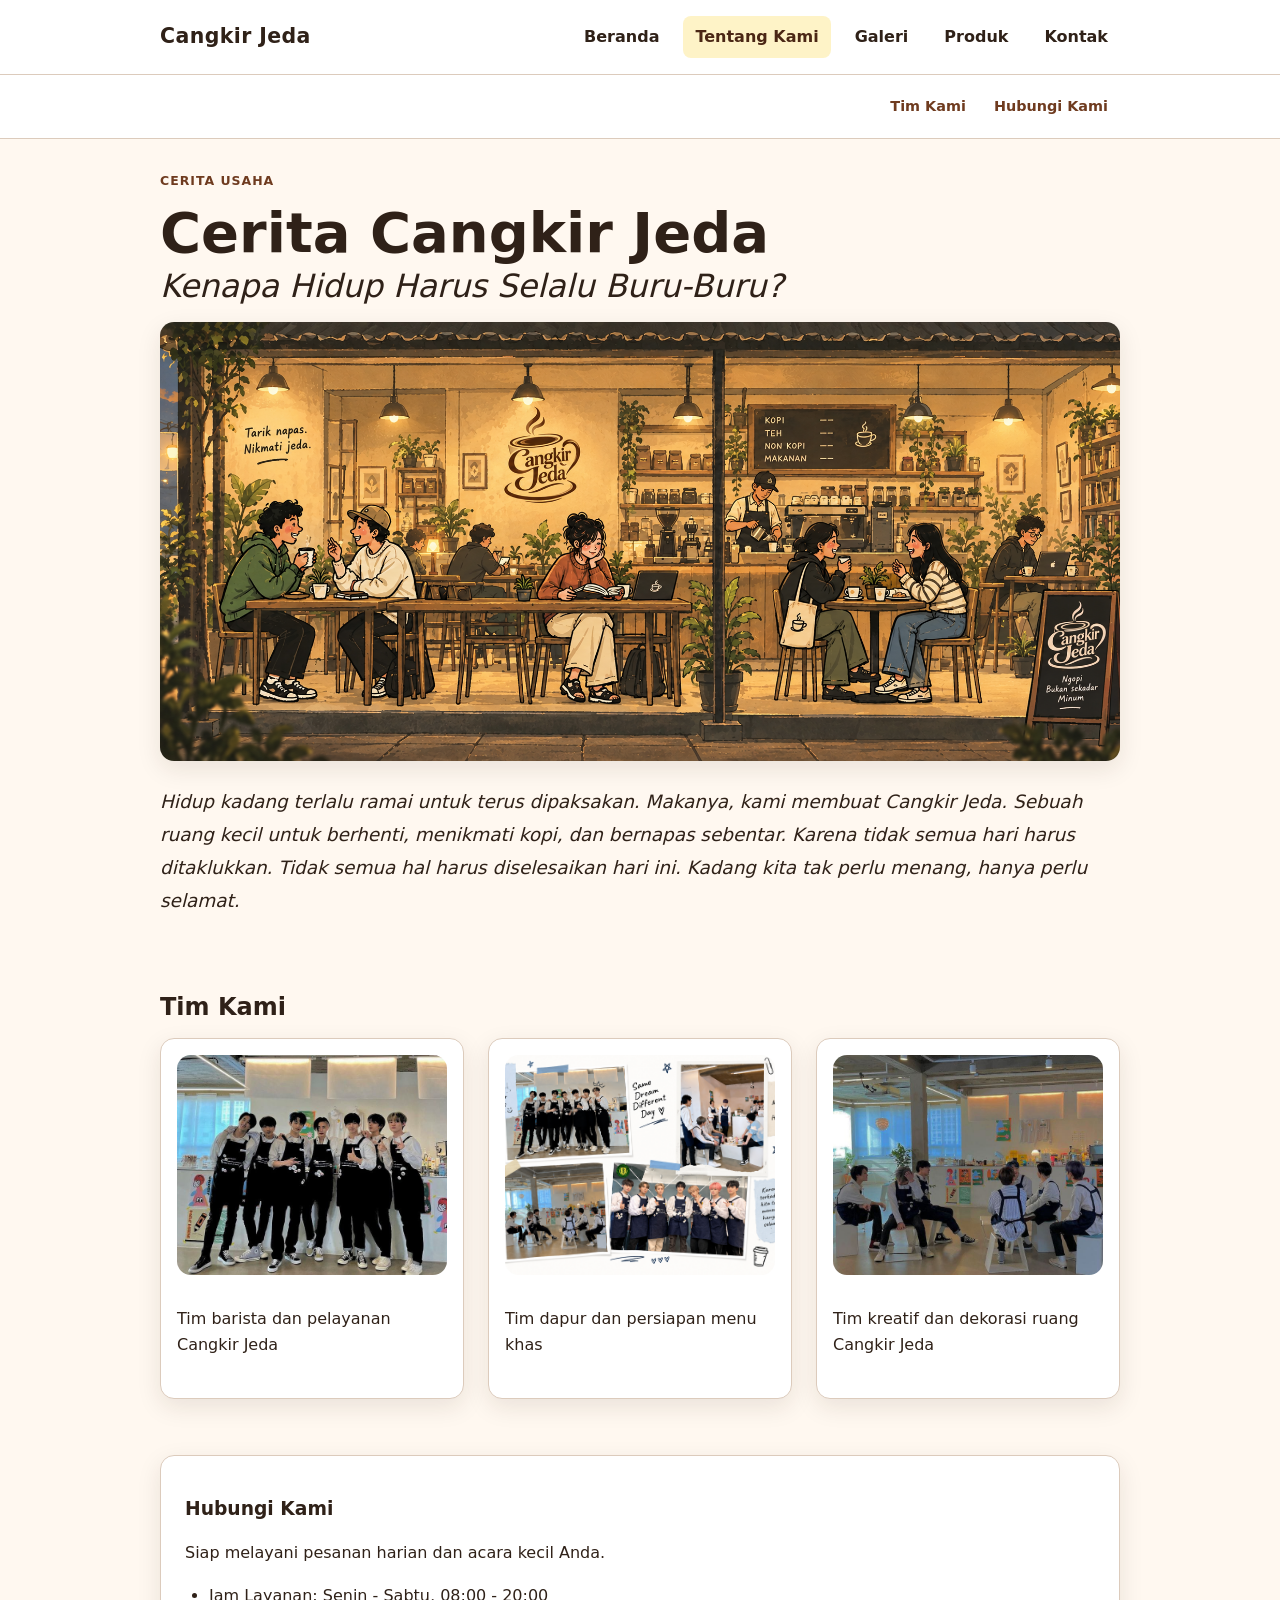
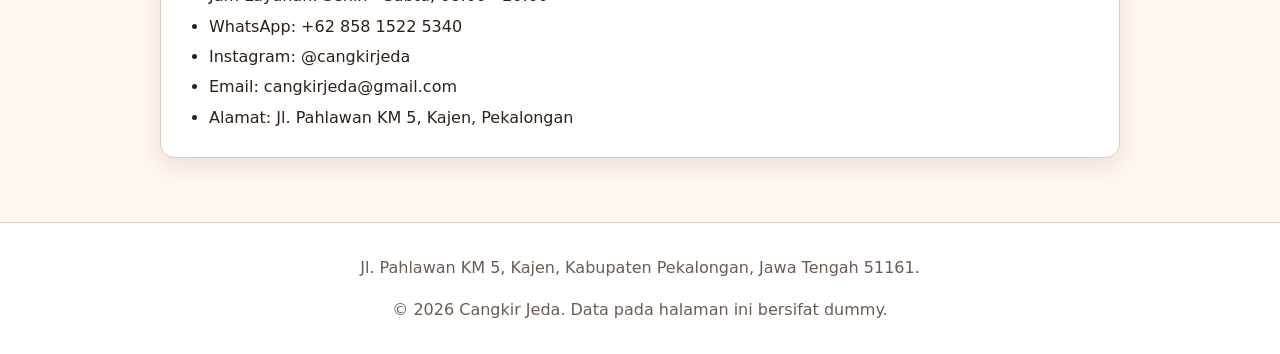
<file: tentang.html>
<!doctype html>
<html lang="id">
  <head>
    <meta charset="utf-8" />
    <meta name="viewport" content="width=device-width, initial-scale=1" />
    <title>Tentang Cangkir Jeda - Website UMKM</title>
    <link rel="stylesheet" href="css/style.css" />
    <script src="js/app.js" defer></script>
  </head>
  <body>
    <a class="skip-link" href="#konten">Lewati ke konten utama</a>
    <div class="sticky-navigation">
      <header class="site-header">
        <nav class="nav" aria-label="Navigasi utama">
          <a class="brand" href="index.html#profil">Cangkir Jeda</a>
          <ul>
            <li><a href="index.html#profil">Beranda</a></li>
            <li><a aria-current="page" href="tentang.html">Tentang Kami</a></li>
            <li><a href="galeri.html">Galeri</a></li>
            <li><a href="produk.html">Produk</a></li>
            <li><a href="kontak.html">Kontak</a></li>
          </ul>
        </nav>
      </header>
      <nav class="subnav" aria-label="Navigasi halaman Tentang Kami">
        <a href="tentang.html#team">Tim Kami</a>
        <a href="tentang.html#kontak">Hubungi Kami</a>
      </nav>
    </div>
    <main id="konten" class="page">
      <section aria-labelledby="tentang-title">
        <p class="eyebrow">Cerita Usaha</p>
        <h1 id="tentang-title">Cerita Cangkir Jeda</h1>
        <p class="cerita">Kenapa Hidup Harus Selalu Buru-Buru?</p>
        <div class="story-layout">
          <div class="story-figure">
            <img
              src="assets/images/dekorasi dua.png" width="640" height="360" loading="lazy"
              alt="Dekorasi ruang kopi Cangkir Jeda"
            />
          </div>
          <div class="story-copy">
            <p class="lead">
              Hidup kadang terlalu ramai untuk terus dipaksakan. Makanya, kami
              membuat Cangkir Jeda. Sebuah ruang kecil untuk berhenti, menikmati
              kopi, dan bernapas sebentar. Karena tidak semua hari harus
              ditaklukkan. Tidak semua hal harus diselesaikan hari ini. Kadang
              kita tak perlu menang, hanya perlu selamat.
            </p>
          </div>
        </div>
      </section>

      <section id="team" class="team-section" aria-labelledby="team-title">
        <h2 id="team-title">Tim Kami</h2>
        <div class="team-grid">
          <article id="team-satu" class="team-card">
            <figure>
              <img
                src="assets/images/tim satu.jpeg" width="640" height="360" loading="lazy"
                alt="foto tim barista kami"
              />
              <figcaption>Tim barista dan pelayanan Cangkir Jeda</figcaption>
            </figure>
          </article>

          <article id="team-dua" class="team-card">
            <figure>
              <img src="assets/images/tim dua.png" width="640" height="360" loading="lazy" alt="foto tim dapur kami" />
              <figcaption>Tim dapur dan persiapan menu khas</figcaption>
            </figure>
          </article>

          <article id="team-tiga" class="team-card">
            <figure>
              <img
                src="assets/images/tim tiga.jpeg" width="640" height="360" loading="lazy"
                alt="foto tim kreatif kami"
              />
              <figcaption>
                Tim kreatif dan dekorasi ruang Cangkir Jeda
              </figcaption>
            </figure>
          </article>
        </div>
      </section>
      <section
        id="kontak"
        class="contact-section"
        aria-labelledby="kontak-title"
      >
        <h3 id="kontak-title">Hubungi Kami</h3>
        <p>Siap melayani pesanan harian dan acara kecil Anda.</p>
        <ul class="contact-list">
          <li>Jam Layanan: Senin - Sabtu, 08:00 - 20:00</li>
          <li>WhatsApp: +62 858 1522 5340</li>
          <li>Instagram: @cangkirjeda</li>
          <li>Email: cangkirjeda@gmail.com</li>
          <li>Alamat: Jl. Pahlawan KM 5, Kajen, Pekalongan</li>
        </ul>
      </section>
    </main>
    <footer class="site-footer">
      <p>Jl. Pahlawan KM 5, Kajen, Kabupaten Pekalongan, Jawa Tengah 51161.</p>
      <p>&copy; 2026 Cangkir Jeda. Data pada halaman ini bersifat dummy.</p>
    </footer>
    <script src="js/script.js"></script>
  </body>
</html>
</file>
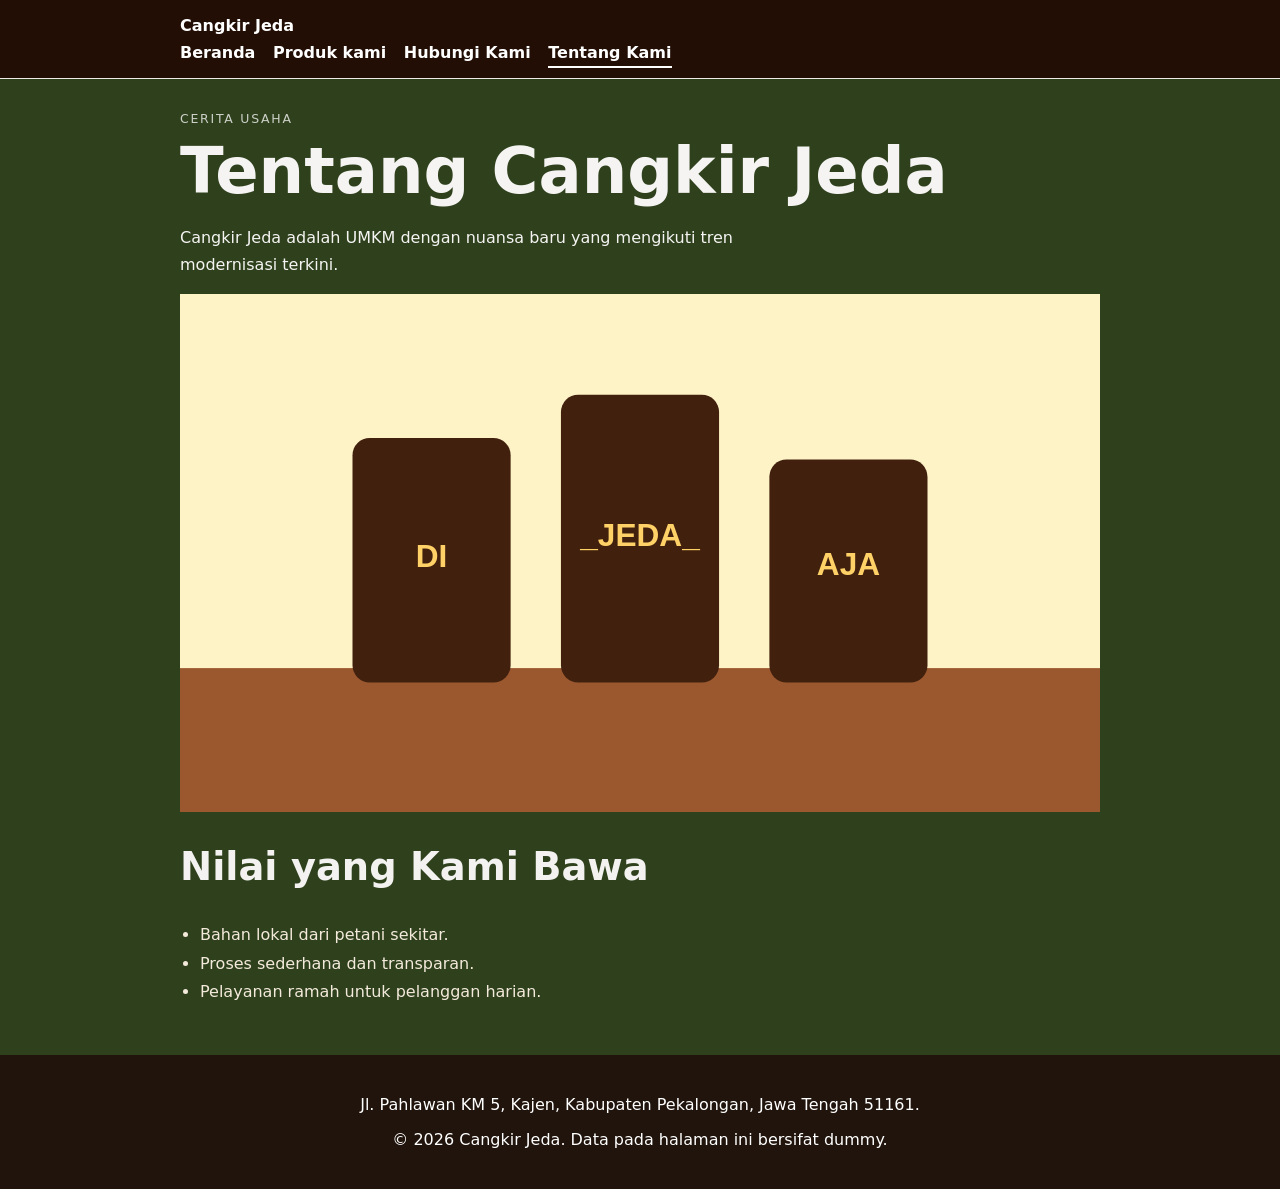
<file: website-umkm/tentang.html>
<!doctype html>
<html lang="id">
  <head>
    <meta charset="utf-8" />
    <meta name="viewport" content="width=device-width, initial-scale=1" />
    <title>Tentang Cangkir Jeda - Website UMKM</title>
    <link rel="stylesheet" href="css/style.css" />
  </head>
  <body>
    <a class="skip-link" href="#konten">Lewati ke konten utama</a>
    <header class="site-header">
      <nav class="nav" aria-label="Navigasi utama">
        
        <a class="brand" href="index.html#profil">Cangkir Jeda</a>
        <ul>
          <li><a href="index.html#profil">Beranda</a></li>
          <li><a href="index.html#produk">Produk kami</a></li>
          <li><a href="index.html#kontak">Hubungi Kami</a></li>
          <li><a aria-current="page" href="tentang.html">Tentang Kami</a></li>
        </ul>
      </nav>
    </header>
    <main id="konten" class="page">
      <section aria-labelledby="tentang-title">
        <p class="eyebrow">Cerita Usaha</p>
        <h1 id="tentang-title">Tentang Cangkir Jeda</h1>
        <p class="lead">Cangkir Jeda adalah UMKM dengan nuansa baru yang mengikuti tren modernisasi terkini.</p>
        <img src="assets/images/etalase-kopi.svg" alt="Etalase Cangkir Jeda berisi kemasan kopi lokal" />
      </section>
      
      <section aria-labelledby="nilai-title">
        <h2 id="nilai-title">Nilai yang Kami Bawa</h2>
        <ul>
          <li>Bahan lokal dari petani sekitar.</li>
          <li>Proses sederhana dan transparan.</li>
          <li>Pelayanan ramah untuk pelanggan harian.</li>
        </ul>
      </section>
    </main>
    <footer class="site-footer">
        <p>Jl. Pahlawan KM 5, Kajen, Kabupaten Pekalongan, Jawa Tengah 51161.</p>
      <p>&copy; 2026 Cangkir Jeda. Data pada halaman ini bersifat dummy.</p>
    </footer>
  </body>
</html>
</file>
<file: css/style.css>
:root {
  --color-primary: #6f3b1f;
  --color-primary-strong: #4b2715;
  --color-text: #2f2118;
  --color-muted: #6b5b52;
  --color-surface: #ffffff;
  --color-surface-soft: #fff8f0;
  --color-border: #dccbbc;
  --color-focus: #1d4ed8;
  --space-0: 0.125rem;
  --space-0-5: 0.25rem;
  --space-1: 0.5rem;
  --space-2: 0.75rem;
  --space-3: 1rem;
  --space-4: clamp(1rem, 3vw, 1.5rem);
  --space-5: clamp(1.5rem, 5vw, 2rem);
  --radius-sm: 0.5rem;
  --radius-md: 0.875rem;
  --shadow-card: 0 0.5rem 1.5rem rgb(47 33 24 / 0.1);
}

*,
*::before,
*::after {
  box-sizing: border-box;
}

html {
  color-scheme: light;
}

body {
  margin: 0;
  color: var(--color-text);
  background: var(--color-surface-soft);
  font-family:
    system-ui,
    -apple-system,
    BlinkMacSystemFont,
    "Segoe UI",
    sans-serif;
  font-size: 1rem;
  line-height: 1.6;
}

img {
  max-width: 100%;
  height: auto;
}

.page > img {
  display: block;
  width: 100%;
  height: auto;
  aspect-ratio: 16 / 9;
  object-fit: cover;
  object-position: center;
  border-radius: var(--radius-md);
  margin-bottom: var(--space-3);
}

a {
  color: var(--color-primary);
}
a:hover {
  color: var(--color-primary-strong);
}
:focus-visible {
  outline: 3px solid var(--color-focus);
  outline-offset: 3px;
}
.skip-link {
  position: absolute;
  top: -5rem;
  left: var(--space-3);
  padding: var(--space-2) var(--space-3);
  color: var(--color-surface);
  background: var(--color-text);
}
.skip-link:focus {
  top: var(--space-3);
}

.site-header,
.site-footer {
  padding: var(--space-3) var(--space-4);
  background: var(--color-surface);
  border-bottom: 1px solid var(--color-border);
}
.site-header {
  position: sticky;
  top: 0;
  z-index: 10;
}
.sticky-navigation {
  position: sticky;
  top: 0;
  z-index: 10;
}
.sticky-navigation .site-header {
  position: static;
}
.site-footer {
  margin-top: var(--space-5);
  color: var(--color-muted);
  text-align: center;
  border-top: 1px solid var(--color-border);
  border-bottom: 0;
}
.site-footer p {
  margin-inline: auto;
}
.nav,
.page {
  width: min(100% - 2rem, 60rem);
  margin-inline: auto;
}
.brand {
  display: inline-block;
  flex-shrink: 0;
  margin-bottom: var(--space-2);
  color: var(--color-primary-strong);
  font-size: 1.28rem;
  font-weight: 1000;
  letter-spacing: 0.02em;
  text-decoration: none;
}

.brand:hover {
  color: var(--color-primary);
}
.nav {
  display: flex;
  align-items: center;
  justify-content: space-between;
  gap: var(--space-4);
}
.nav ul {
  display: flex;
  align-items: center;
  flex-wrap: wrap;
  justify-content: flex-end;
  gap: var(--space-1);
  padding: 0;
  margin: 0;
  list-style: none;
}
.nav li {
  display: inline-block;
  margin: 0;
}
.nav a {
  color: var(--color-text);
  text-decoration: none;
  font-weight: 600;
  transition:
    color 0.2s ease,
    background-color 0.2s ease;
}
.nav li a {
  display: block;
  padding: var(--space-1) var(--space-2);
  border-radius: var(--radius-sm);
}
.nav a:hover {
  color: var(--color-primary-strong);
  background: var(--color-surface-soft);
}
.nav a[aria-current="page"] {
  padding: var(--space-1) var(--space-2);
  color: var(--color-primary-strong);
  font-weight: 700;
  text-decoration: none;
  background: #fef3c7;
  border-radius: var(--radius-sm);
}
.nav-toggle {
  display: none;
}
.page {
  padding-block: var(--space-5);
  color: var(--color-text);
}

.hero {
  display: grid;
  grid-template-columns: 1fr;
  align-items: center;
  gap: var(--space-4);
  padding: var(--space-5);
  color: var(--color-surface);
  background: var(--color-primary);
  border-radius: var(--radius-md);
}
.hero img {
  display: block;
  width: 100%;
  height: auto;
  aspect-ratio: 16 / 12;
  object-fit: cover;
  border-radius: var(--radius-md);
  margin-bottom: var(--space-3);
}
h1,
h2,
h3 {
  line-height: 1.2;
  text-wrap: balance;
}
h1 {
  margin: 0;
  font-size: clamp(2rem, 6vw, 3.5rem);
  color: var(--color-text);
}
.hero h1 {
  color: var(--color-surface);
}
p,
li {
  max-width: 68ch;
}
.eyebrow {
  margin: 0 0 var(--space-1);
  color: var(--color-primary);
  font-weight: 800;
  text-transform: uppercase;
  letter-spacing: 0.08em;
  font-size: 0.78rem;
}
.hero .eyebrow {
  color: #fef3c7;
}
.hero .lead {
  color: var(--color-surface);
}
.price {
  color: var(--color-primary-strong);
  font-weight: 800;
}
button {
  display: inline-block;
  padding: var(--space-2) var(--space-3);
  color: var(--color-surface);
  font: inherit;
  font-weight: 700;
  text-decoration: none;
  cursor: pointer;
  background: var(--color-primary);
  border: 0;
  border-radius: var(--radius-sm);
}
button:hover {
  color: var(--color-surface);
  background: var(--color-primary-strong);
}
.hero button {
  color: var(--color-text);
  background: #fef3c7;
}
.hero button:hover {
  color: var(--color-text);
  background: #fde68a;
}
.hero-actions {
  display: flex;
  flex-direction: column;
  align-items: flex-start;
  gap: var(--space-2);
}
.product-card,
.media-card,
table,
form {
  margin-block: var(--space-3);
  padding: var(--space-3);
  background: var(--color-surface);
  border: 1px solid var(--color-border);
  border-radius: var(--radius-md);
  box-shadow: var(--shadow-card);
}
figure {
  margin: 0 0 var(--space-4);
  margin-inline: 0;
}
figcaption,
caption {
  color: var(--color-muted);
}
figure figcaption,
.menu-card-photo-grid figcaption,
.team-card figcaption,
.owner-figure figcaption,
.media-card figcaption,
.owner-caption {
  margin-top: var(--space-1);
  color: var(--color-muted);
}
table {
  width: 100%;
  border-collapse: collapse;
  color: var(--color-text);
  font-size: 1.15rem;
  border-radius: 0;
}
caption {
  margin-bottom: var(--space-2);
  font-weight: 700;
  text-align: left;
}
th,
td {
  padding: var(--space-2);
  text-align: left;
  border: 1px solid var(--color-border);
}
th {
  background: var(--color-surface-soft);
}

.field {
  margin-bottom: var(--space-3);
}
.field label,
legend {
  display: block;
  margin-bottom: var(--space-1);
  font-weight: 700;
}
.field input,
.field select,
.field textarea {
  width: 100%;
  padding: var(--space-2);
  color: inherit;
  font: inherit;
  background: var(--color-surface);
  border: 1px solid var(--color-border);
  border-radius: var(--radius-sm);
}
input[type="radio"],
input[type="checkbox"] {
  width: auto;
}
fieldset {
  margin: 0 0 var(--space-3);
  padding: var(--space-3);
  border: 1px solid var(--color-border);
  border-radius: var(--radius-sm);
}
audio {
  max-width: 100%;
}
#preview-form {
  padding: var(--space-3);
  white-space: pre-wrap;
  background: var(--color-surface);
  border: 1px solid var(--color-border);
  border-radius: var(--radius-sm);
}

.lead {
  margin: 0;
  max-width: 68ch;
  color: var(--color-text);
  font-size: 1.15rem;
  line-height: 1.8;
  font-style: italic;
  text-align: left;
}
.cerita {
  margin: 0;
  max-width: 68ch;
  color: var(--color-text);
  font-size: 2rem;
  line-height: 2.5rem;
  font-style: italic;
  text-align: left;
}
.story-layout {
  display: grid;
  grid-template-columns: minmax(0, 1fr);
  gap: var(--space-4);
  width: 100%;
  margin-top: var(--space-3);
}
.story-figure {
  width: 100%;
  max-width: 100%;
  margin: 0;
}
.story-figure img {
  display: block;
  width: 100%;
  height: auto;
  border-radius: var(--radius-md);
  box-shadow: var(--shadow-card);
}
.story-copy {
  width: 100%;
}
.story-copy .lead {
  width: 100%;
  max-width: none;
}
.media-feature {
  display: grid;
  grid-template-columns: minmax(0, 1fr);
  align-items: center;
  gap: var(--space-4);
  margin-top: var(--space-3);
}

.media-card {
  max-width: 480px;
  color: var(--color-text);
  overflow: hidden;
}

.media-card img {
  display: block;
  width: 100%;
  height: clamp(16rem, 45vw, 26.25rem);
  object-fit: cover;
  object-position: center;
  border-radius: var(--radius-md);
}

.menu-section {
  margin-top: var(--space-5);
  padding: var(--space-4) 0;
}

.menu-section h3 {
  margin-bottom: var(--space-3);
  color: var(--color-text);
}

#harga-title {
  color: var(--color-text);
}

#audio-title {
  scroll-margin-top: 8rem;
}

#kategori-title + ul {
  font-size: 1.3rem;
  line-height: 1.8;
}

.menu-nav {
  display: flex;
  flex-direction: column;
  gap: var(--space-2);
  margin: var(--space-4) 0 var(--space-5);
}

.menu-nav a {
  display: block;
  width: 100%;
  padding: var(--space-2) var(--space-3);
  border-radius: var(--radius-sm);
  background: var(--color-surface);
  border: 1px solid var(--color-border);
  color: var(--color-primary);
  text-decoration: none;
  font-weight: 600;
}
.menu-nav a:hover {
  color: var(--color-primary-strong);
  background: #fef3c7;
}

.menu-grid {
  display: grid;
  grid-template-columns: minmax(0, 1fr);
  gap: var(--space-4);
}

.menu-grid > .product-card {
  transition:
    border-color 0.2s ease,
    box-shadow 0.2s ease,
    transform 0.2s ease;
}

.product-card {
  display: flex;
  flex-direction: column;
  gap: var(--space-2);
}

.menu-grid > .product-card > p {
  margin: 0;
  color: var(--color-text);
  line-height: 3;
  font-weight: 700;
}

.menu-card-photo-grid {
  display: grid;
  grid-template-columns: minmax(0, 1fr);
  gap: var(--space-1);
}

.menu-card-photo-grid figure {
  margin: 0;
  min-width: 0;
}

.menu-card-photo-grid img {
  display: block;
  width: 100%;
  height: 300px;
  object-fit: cover;
  border-radius: var(--radius-md);
  background: var(--color-surface);
  border: 1px solid var(--color-border);
  padding: var(--space-1);
  background-clip: padding-box;
}

.menu-card-photo-grid figcaption {
  width: 100%;
  height: 72px;
  padding: var(--space-2);
  display: flex;
  align-items: center;
  flex-direction: column;
  justify-content: center;
  gap: var(--space-0);
  background: var(--color-surface-soft);
  border: 1px solid var(--color-border);
  border-top: 0;
  border-radius: 0 0 8px 8px;
  color: var(--color-text);
  line-height: 1.5;
  font-size: 0.95rem;
}

.menu-card-photo-grid .menu-name {
  color: var(--color-primary-strong);
  font-weight: 700;
}

.menu-card-photo-grid .price {
  color: var(--color-text);
  font-weight: 600;
}

.menu-card-photo-grid figure img {
  border-radius: 8px 8px 0 0;
}



.team-section {
  margin-top: var(--space-5);
  padding: var(--space-4) 0;
}

.team-section h2 {
  margin-bottom: var(--space-3);
  color: var(--color-text);
}

.team-grid {
  display: grid;
  grid-template-columns: minmax(0, 1fr);
  gap: var(--space-4);
}

.team-card {
  background: var(--color-surface);
  border: 1px solid var(--color-border);
  border-radius: var(--radius-md);
  padding: var(--space-3);
  box-shadow: var(--shadow-card);
}

.team-card figcaption {
  color: var(--color-text);
}

.team-card img {
  width: 100%;
  height: clamp(12rem, 30vw, 13.75rem);
  object-fit: cover;
  border-radius: var(--radius-md);
  margin-bottom: var(--space-3);
}

.contact-section {
  margin-top: var(--space-5);
  background: var(--color-surface);
  border: 1px solid var(--color-border);
  border-radius: var(--radius-md);
  padding: var(--space-4);
  color: var(--color-text);
  box-shadow: var(--shadow-card);
}

.contact-list {
  margin: var(--space-3) 0 0;
  padding-left: var(--space-4);
  line-height: 1.9;
}

.subnav {
  display: flex;
  align-items: center;
  flex-wrap: wrap;
  justify-content: flex-end;
  gap: var(--space-0-5);
  width: 100%;
  margin-inline: 0;
  padding: var(--space-2) max(2.5rem, calc(50% - 30rem));
  background: var(--color-surface);
  border-bottom: 1px solid var(--color-border);
}
.subnav a {
  display: block;
  padding: var(--space-1) var(--space-2);
  border-radius: var(--radius-sm);
  color: var(--color-primary);
  font-size: 0.9rem;
  font-weight: 600;
  text-decoration: none;
  transition:
    color 0.2s ease,
    background-color 0.2s ease;
}
.subnav a:hover {
  color: var(--color-primary-strong);
  background: var(--color-surface-soft);
}
.owner-section {
  width: min(100% - 2rem, 60rem);
  margin: 0 auto var(--space-4);
  display: grid;
  grid-template-columns: minmax(0, 1fr);
  align-items: center;
  gap: var(--space-4);
}

.owner-figure {
  min-width: 0;
  margin: 0;
}

.owner-photo {
  display: block;
  width: min(100%, 300px);
  height: 400px;
  object-fit: cover;
  border-radius: var(--radius-md);
  border: 1px solid var(--color-border);
  background: var(--color-surface);
  box-shadow: var(--shadow-card);
  padding: var(--space-2);
}

.owner-quote {
  margin: 0;
  max-width: 520px;
  color: var(--color-text);
  font-size: 1.15rem;
  line-height: 1.8;
  font-style: italic;
  text-align: left;
}

th[colspan] {
  text-align: center;
}

.contact-grid {
  display: grid;
  grid-template-columns: minmax(0, 1fr);
  align-items: start;
  gap: var(--space-4);
  margin-top: var(--space-4);
}

.contact-form .field label,
.contact-form legend {
  color: var(--color-text);
  font-size: 0.95rem;
}

.contact-form .required-mark {
  color: #a33e24;
}

.contact-form .field-hint {
  margin: var(--space-1) 0 0;
  color: var(--color-muted);
  font-size: 0.85rem;
  line-height: 1.45;
}

.contact-form input:not([type="radio"]),
.contact-form select,
.contact-form textarea {
  min-height: 44px;
}

.contact-form textarea {
  min-height: 132px;
  resize: vertical;
}

.contact-form fieldset legend {
  padding: 0 var(--space-0-5);
}

.contact-form fieldset label {
  display: flex;
  align-items: center;
  gap: var(--space-1);
  margin-top: var(--space-1);
  line-height: 1.5;
}

.contact-form input[type="radio"] {
  height: 17px;
  margin: 0;
  accent-color: var(--color-primary);
}

.contact-form button {
  min-height: 46px;
  transition: background-color 0.2s ease;
}

.contact-preview {
  padding: var(--space-4);
  border: 1px solid var(--color-border);
  border-radius: var(--radius-md);
  background: var(--color-surface);
  color: var(--color-text);
  box-shadow: var(--shadow-card);
}

.contact-preview h2 {
  margin: 0 0 var(--space-3);
  color: var(--color-text);
  font-size: 1.3rem;
}

.contact-preview #preview-form {
  min-height: 110px;
  margin: 0;
  padding: var(--space-3);
  overflow-wrap: anywhere;
  border: 1px solid var(--color-border);
  border-radius: var(--radius-sm);
  background: var(--color-surface-soft);
  color: var(--color-text);
  font: inherit;
  line-height: 1.65;
  white-space: pre-wrap;
}

@media (max-width: 42rem) {
  #audio-title {
    scroll-margin-top: 12rem;
  }

  .contact-form,
  .contact-preview {
    padding: var(--space-3);
  }

}

.nav {
  display: flex;
  flex-direction: column;
  gap: var(--space-3);
  align-items: flex-start;
}
.brand { margin-bottom: 0; }
.nav ul {
  display: flex;
  flex-direction: column;
  gap: var(--space-2);
  flex-wrap: wrap;
}
.nav li { margin: 0; }

.product-card { display: flex; flex-direction: column; }
.product-badge {
  align-self: flex-start;
  padding: var(--space-0-5) var(--space-2);
  color: var(--color-primary-strong);
  font-size: 0.875rem;
  font-weight: 800;
  background: #e8a966;
  border-radius: 999px;
}
.product-selection .product-badge {
  position: absolute;
  top: var(--space-4);
  left: var(--space-4);
  z-index: 1;
}
.card-actions {
  display: flex;
  gap: var(--space-2);
  align-items: center;
  flex-wrap: wrap;
  margin-top: auto;
}
.product-grid {
  display: grid;
  grid-template-columns: minmax(0, 1fr);
  gap: var(--space-3);
}
.hero-image { width: 100%; border-radius: var(--radius-md); }
.gallery-grid {
  display: grid;
  grid-template-columns: minmax(0, 1fr);
  gap: var(--space-3);
}

.product-selection {
  margin-block: var(--space-5);
}

.product-selection h2 {
  margin: 0 0 var(--space-3);
}

.product-selection .product-grid {
  grid-template-columns: minmax(0, 1fr);
  align-items: stretch;
  gap: var(--space-3);
}

.product-selection .product-card {
  position: relative;
  min-width: 0;
  margin: 0;
  padding: var(--space-4);
  gap: var(--space-2);
  transition:
    border-color 0.2s ease,
    box-shadow 0.2s ease,
    transform 0.2s ease;
}

.product-selection .product-card h3 {
  margin: 0;
  color: var(--color-text);
  font-size: 1.2rem;
}

.product-selection .product-card > img {
  display: block;
  width: 100%;
  height: 300px;
  object-fit: cover;
  object-position: center;
  border-radius: var(--radius-md);
}

.product-selection .product-card p {
  margin: 0;
  color: var(--color-muted);
  line-height: 1.6;
  font-weight: 400;
}

.product-selection .product-card .price {
  margin-top: auto;
  color: var(--color-primary-strong);
  font-size: 1.2rem;
  line-height: 1.3;
  font-weight: 800;
}

.product-selection .card-actions {
  margin-top: 0;
  flex-wrap: nowrap;
  gap: var(--space-1);
}

.product-selection .button {
  display: inline-flex;
  flex: 1 1 0;
  align-items: center;
  justify-content: center;
  min-width: 0;
  min-height: 44px;
  padding: var(--space-1);
  color: var(--color-surface);
  font-weight: 700;
  text-align: center;
  text-decoration: none;
  background: var(--color-primary);
  border-radius: var(--radius-sm);
  transition: background-color 0.2s ease;
}

.product-selection .button:hover {
  color: var(--color-surface);
  background: var(--color-primary-strong);
}

@media (hover: hover) {
  .menu-grid > .product-card:hover,
  .product-selection .product-card:hover {
    border-color: var(--color-primary);
    box-shadow: 0 0.75rem 1.75rem rgb(47 33 24 / 0.14);
    transform: translateY(-2px);
  }
}
.table-scroll { max-width: 100%; overflow-x: auto; }
.table-scroll:focus-visible { outline: 3px solid var(--color-focus); outline-offset: 3px; }
.table-scroll table { min-width: 40rem; }

@media (min-width: 42rem) {
  /* Saat tautan navigasi mulai membungkus, susun sebaris dan buka grid dua kolom. */
  .nav ul { flex-direction: row; }
  .gallery-grid { grid-template-columns: repeat(2, minmax(0, 1fr)); }
  .menu-nav { flex-direction: row; flex-wrap: wrap; }
  .menu-nav a { width: auto; }
  .menu-card-photo-grid,
  .team-grid { grid-template-columns: repeat(2, minmax(0, 1fr)); }
}

@media (min-width: 48rem) {
  /* Saat teks dan gambar muat berdampingan tanpa sempit, tampilkan konten dua kolom. */
  .hero { grid-template-columns: 1.2fr 0.8fr; }
  .media-feature { grid-template-columns: repeat(2, minmax(0, 1fr)); }
  .owner-section { grid-template-columns: minmax(0, 300px) minmax(0, 1fr); }
  .contact-grid,
  .product-selection .product-grid {
    grid-template-columns: repeat(2, minmax(0, 1fr));
  }
}

@media (min-width: 60rem) {
  /* Saat kartu tetap terbaca dalam tiga kolom, perluas grid katalog. */
  .nav { flex-direction: row; align-items: center; justify-content: space-between; }
  .team-grid { grid-template-columns: repeat(3, minmax(0, 1fr)); }
  .menu-card-photo-grid { grid-template-columns: repeat(4, minmax(0, 1fr)); }
  .gallery-grid,
  .product-selection .product-grid {
    grid-template-columns: repeat(3, minmax(0, 1fr));
  }
}

@media (max-width: 42rem) {
  .nav.has-toggle {
    position: relative;
    flex-direction: row;
    align-items: center;
  }

  .nav.has-toggle .brand {
    margin: 0;
  }

  .nav-toggle {
    display: grid;
    width: 2.75rem;
    height: 2.75rem;
    flex: 0 0 auto;
    place-items: center;
    padding: 0;
    border: 1px solid var(--color-border);
    border-radius: var(--radius-sm);
    color: var(--color-text);
    background: var(--color-surface);
    cursor: pointer;
  }

  .nav-toggle::before {
    width: 1.25rem;
    height: 0.875rem;
    content: "";
    background: linear-gradient(
      to bottom,
      currentColor 0 2px,
      transparent 2px 6px,
      currentColor 6px 8px,
      transparent 8px 12px,
      currentColor 12px 14px
    );
  }

  .nav.has-toggle ul {
    position: absolute;
    top: calc(100% + var(--space-2));
    right: 0;
    left: 0;
    z-index: 1;
    display: none;
    align-items: stretch;
    padding: var(--space-2);
    border: 1px solid var(--color-border);
    border-radius: var(--radius-sm);
    background: var(--color-surface);
    box-shadow: var(--shadow-card);
  }

  .nav.has-toggle.is-open ul {
    display: flex;
  }

  .nav.has-toggle li a {
    padding: var(--space-2);
  }
}
.js-product-grid {
  display: grid;
  grid-template-columns: repeat(auto-fit, minmax(14rem, 1fr));
  gap: var(--space-4);
}

.js-product-card {
  padding: var(--space-4);
  border: 1px solid var(--color-border);
  border-radius: var(--radius-lg);
  background: var(--color-surface);
}

.stock-badge {
  display: inline-flex;
  margin-block-start: var(--space-2);
  padding: 0.25rem 0.6rem;
  border-radius: 999px;
  font-size: 0.85rem;
  font-weight: 700;
  background: #dcfce7;
  color: #166534;
}

.stock-badge.warning {
  background: #fef3c7;
  color: #92400e;
}

.stock-badge.empty {
  background: #fee2e2;
  color: #991b1b;
}

.stock-badge.warning {
  background: #fef3c7;
  color: #92400e;
}

#produk-unggulan {
  font-weight: 700;
  color: var(--color-primary, #6f3b1f);
}
</file>
<file: website-umkm/css/style.css>
body {
  margin: 0;
  background: #2e411c;
  color: #2f2118;
  font-family:
    system-ui,
    -apple-system,
    BlinkMacSystemFont,
    "Segoe UI",
    sans-serif;
}

.page {
  max-width: 920px;
  margin: 0 auto;
  padding: 32px 20px;
}

.hero {
  border-radius: 24px;
  background: linear-gradient(135deg, #1f0d08, #24120a);
  color: white;
  padding: 36px;
}

.product-list {
  display: grid;
  grid-template-columns: repeat(auto-fit, minmax(220px, 1fr));
  gap: 20px;
  margin-top: 18px;
}

.hero img,
.product-card img {
  display: block;
  width: 100%;
  max-width: 100%;
  height: 400px;
  object-fit: cover;
  border-radius: 16px;
  margin-bottom: 16px;
}

.eyebrow {
  margin: 0 0 8px;
  text-transform: uppercase;
  letter-spacing: 0.14em;
  font-size: 0.78rem;
  opacity: 0.8;
  color: #f6f4f3;
}

h1 {
  margin: 0;
  font-size: clamp(2.4rem, 8vw, 4rem);
  color: #f6f4f3;
}

#nilai-title {
  margin-top: 28px;
  color: #f3f2f0;
  font-size: clamp(1.8rem, 4vw, 2.4rem);
}

#nilai-title + ul {
  color: #f4eadc;
  line-height: 1.8;
  padding-left: 20px;
}

.lead {
  max-width: 560px;
  line-height: 1.7;
  color: #f6f4f3;
}

.cta-button {
  border: 0;
  border-radius: 999px;
  background: #2e5517;
  color: #ddd7d3;
  padding: 12px 18px;
  font-weight: 700;
  cursor: pointer;
}

.products {
  display: grid;
  grid-template-columns: repeat(auto-fit, minmax(220px, 1fr));
  gap: 16px;
  margin-top: 18px;
}

.product-card {
  border: 1px solid #2c4718;
  border-radius: 18px;
  background: white;
  padding: 18px;
  box-shadow: 0 10px 30px rgb(25, 14, 8);
  color: #150b05;
}

.product-card h2 {
  margin-top: 0;
  color: #1d130f;
}

.price {
  font-weight: 700;
  color: #37501b;
  margin-top: 12px;
}

.contact-section {
  margin-top: 32px;
  background: rgba(255, 255, 255, 0.08);
  border: 1px solid rgba(255, 255, 255, 0.12);
  border-radius: 20px;
  padding: 24px 28px;
  color: #f5f3f0;
}

.contact-section h2 {
  margin-top: 0;
  color: #ffffff;
}

.contact-list {
  margin: 16px 0 0;
  padding-left: 20px;
  line-height: 1.9;
}

.skip-link {
  position: absolute;
  left: -9999px;
  padding: 8px 12px;
  color: white;
  background: #f8f8f7;
}
.skip-link:focus {
  top: 8px;
  left: 8px;
}
.site-header {
  padding: 16px 20px;
  background: rgb(34, 14, 5);
  border-bottom: 1px solid #ede9e6;
}
.nav {
  max-width: 920px;
  margin: 0 auto;
}
.brand {
  display: inline-block;
  margin-bottom: 8px;
  color: #ebded8;
  font-weight: 800;
  text-decoration: none;
}
.nav ul {
  padding: 0;
  margin: 0;
  list-style: none;
  color: #ebded8;
  font-weight: 600;
}
.nav li {
  display: inline-block;
  margin-right: 12px;
  color: #fbf8f7;
  font-weight: 600;
}
.nav a {
  color: #ffffff;
  text-decoration: none;
  transition:
    color 0.2s ease,
    border-bottom-color 0.2s ease;
}

.nav a:hover {
  color: #f4d7b5;
}

.nav a[aria-current="page"] {
  font-weight: 800;
  color: #ffffff;
  border-bottom: 2px solid #ffffff;
  padding-bottom: 4px;
}
a:focus-visible,
button:focus-visible {
  outline: 3px solid #dfe2dd;
  outline-offset: 3px;
}
.site-footer {
  padding: 24px 20px;
  color: white;
  text-align: center;
  background: #20140c;
}
</file>
